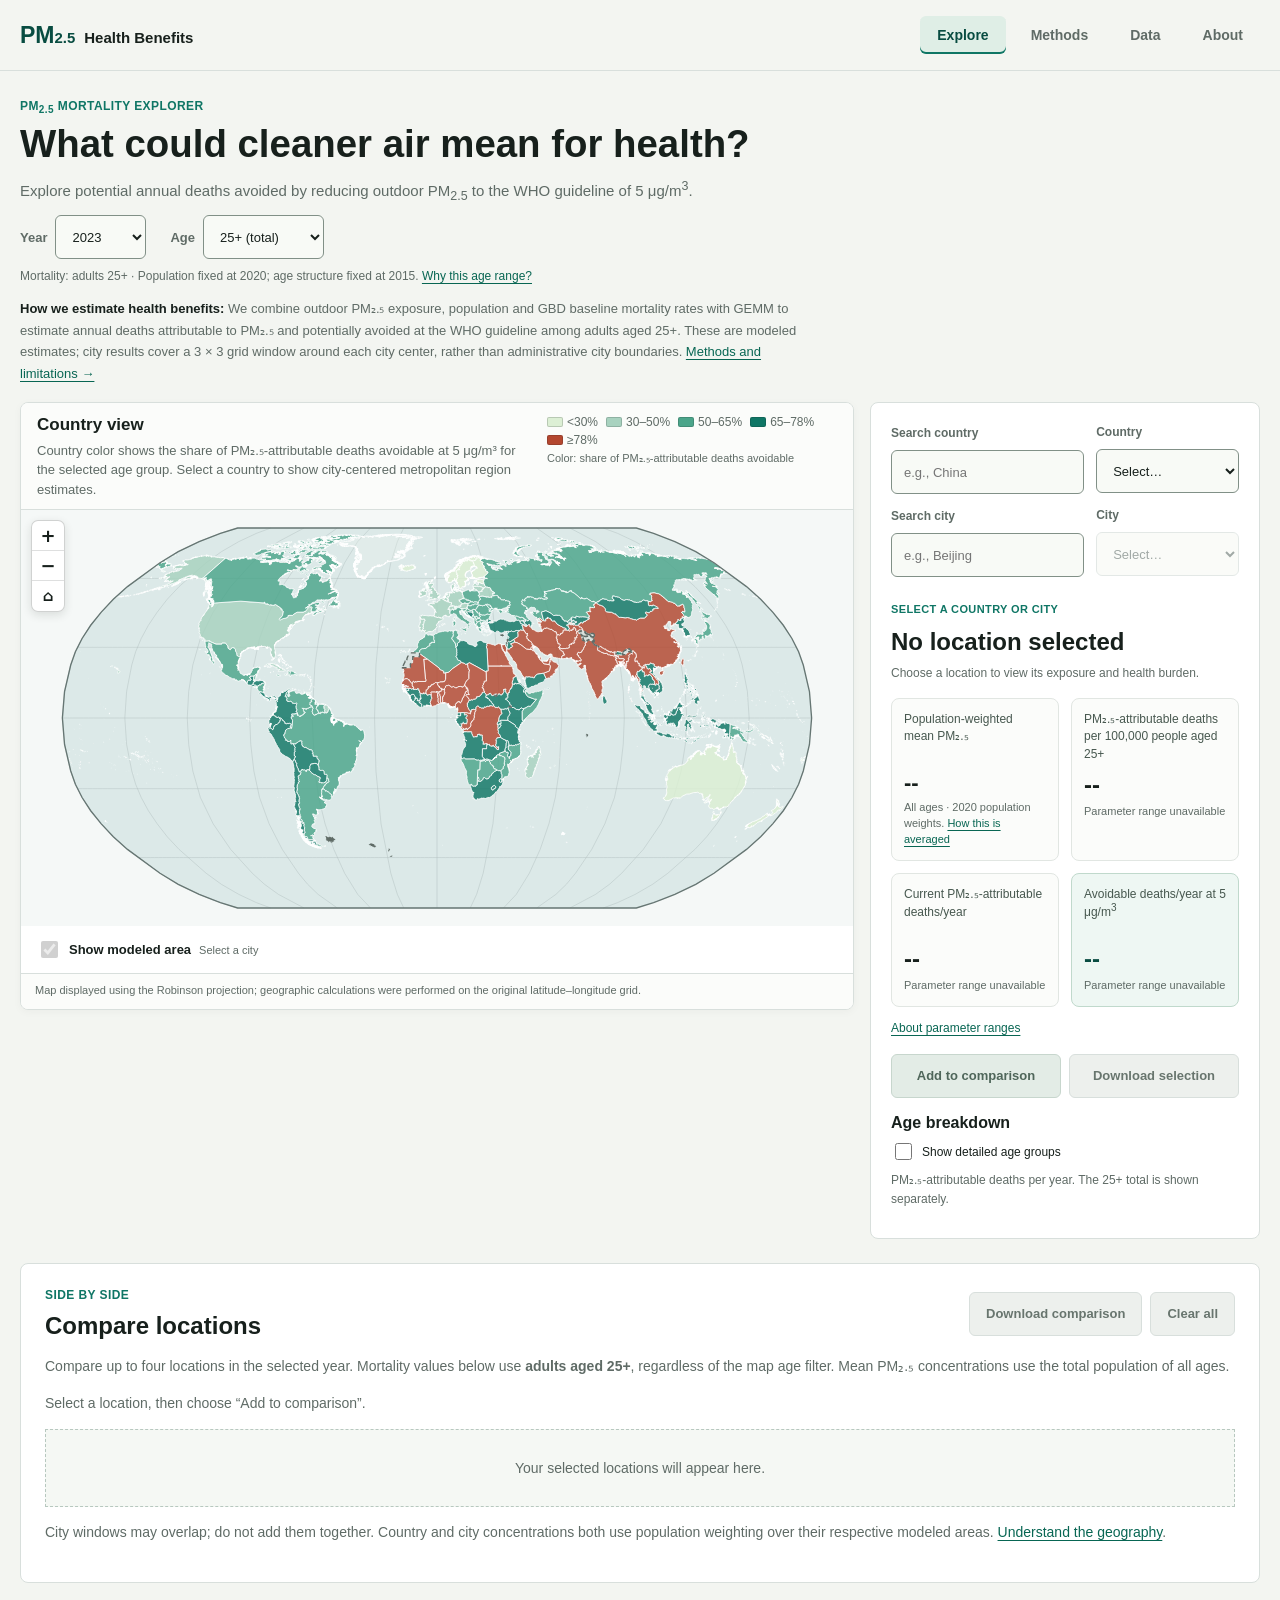
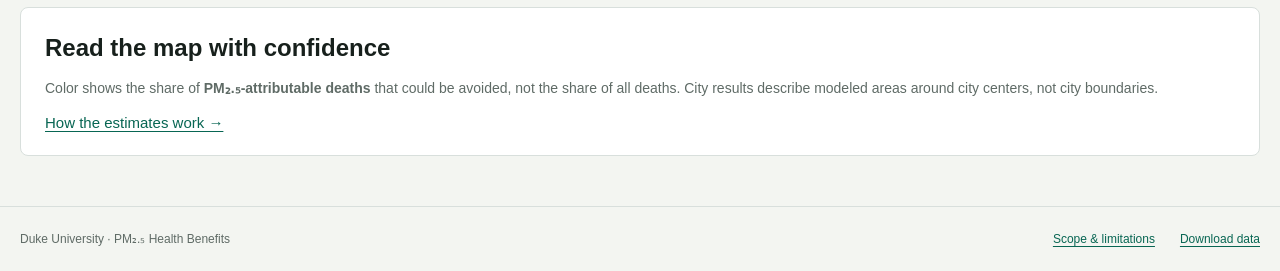
<file: index.html>
<!doctype html>
<html lang="en">
  <head>
    <meta charset="utf-8" />
    <meta name="viewport" content="width=device-width, initial-scale=1" />
    <title>PM₂.₅ Mortality and Avoidable Burden at the WHO Guideline</title>
    <meta name="description" content="Explore 2020–2023 estimates of adult PM₂.₅-attributable mortality and potential annual deaths avoided at the WHO guideline, by country and city-centered area.">
<meta property="og:type" content="website">
<meta property="og:site_name" content="PM₂.₅ Health Benefits">
<meta property="og:title" content="PM₂.₅ Mortality and Avoidable Burden at the WHO Guideline">
<meta property="og:description" content="Explore 2020–2023 estimates of adult PM₂.₅-attributable mortality and potential annual deaths avoided at the WHO guideline, by country and city-centered area.">
<meta property="og:locale" content="en_US">
<link rel="icon" type="image/svg+xml" href="./assets/favicon.svg">
    <link rel="stylesheet" href="./styles.css" /><link rel="stylesheet" href="./site.css" /><script src="./site.js" defer></script>
  <link rel="canonical" href="https://yifeiiii0129.github.io/PM2.5/">
<meta property="og:url" content="https://yifeiiii0129.github.io/PM2.5/">
<meta property="og:image" content="https://yifeiiii0129.github.io/PM2.5/assets/share-preview.png">
<meta property="og:image:type" content="image/png">
<meta property="og:image:width" content="1200">
<meta property="og:image:height" content="630">
<meta property="og:image:alt" content="PM₂.₅ Health Benefits: a world map of potential health benefits at the WHO guideline. Estimates for adults aged 25+, 2023.">
<meta name="twitter:card" content="summary_large_image">
</head>
  <body><a class="skip-link" href="#main">Skip to content</a><header class="site-header"><a class="brand" href="./index.html">PM<sub>2.5</sub><span>Health Benefits</span></a><button class="nav-toggle" type="button" aria-controls="siteNav" aria-expanded="false">Menu</button><nav id="siteNav" aria-label="Main navigation"><a href="./index.html" aria-current="page">Explore</a><a href="./methods.html" >Methods</a><a href="./data.html" >Data</a><a href="./about.html" >About</a></nav></header>
    <main class="app" id="main">
      <header class="topbar">
        <div>
          <p class="eyebrow">PM<sub>2.5</sub> mortality explorer</p>
          <h1>What could cleaner air mean for health?</h1>
          <p class="title-subtitle">Explore potential annual deaths avoided by reducing outdoor PM<sub>2.5</sub> to the WHO guideline of 5 μg/m<sup>3</sup>.</p>
        </div>
        <div class="top-actions" role="group" aria-label="Year and age filters">
          <label class="select-control">
            <span>Year</span>
            <select id="yearSelect"></select>
          </label>
          <label class="select-control" id="ageControl">
            <span>Age</span>
            <select id="ageSelect" aria-describedby="ageContext"></select>
            <small id="ageContext" class="control-note"></small>
          </label>
        </div>
      </header>

      <section id="mobileLocationSearch" class="mobile-location-search" aria-label="Find a location" hidden><h2>Find a location</h2></section>
      <p class="scope-note">Mortality: adults 25+ · Population fixed at 2020; age structure fixed at 2015. <a href="./methods.html#ages">Why this age range?</a></p>
      <p class="methods-summary"><strong>How we estimate health benefits:</strong> We combine outdoor PM₂.₅ exposure, population and GBD baseline mortality rates with GEMM to estimate annual deaths attributable to PM₂.₅ and potentially avoided at the WHO guideline among adults aged 25+. These are modeled estimates; city results cover a 3 × 3 grid window around each city center, rather than administrative city boundaries. <a href="./methods.html">Methods and limitations →</a></p>
      <section class="workspace">
        <div class="map-shell">
          <div class="map-toolbar">
            <div>
              <strong id="modeTitle">Country view</strong>
              <span id="modeSubtitle">Country color shows the selected age group's avoidable share at the WHO 5 μg/m³ guideline. Select a country to show city-centered metropolitan region estimates.</span>
            </div>
            <div class="legend" aria-label="Map legend">
              <div class="legend-row legend-color-row">
                <span class="legend-key"><span class="legend-swatch swatch-1"></span><span>&lt;30%</span></span>
                <span class="legend-key"><span class="legend-swatch swatch-2"></span><span>30–50%</span></span>
                <span class="legend-key"><span class="legend-swatch swatch-3"></span><span>50–65%</span></span>
                <span class="legend-key"><span class="legend-swatch swatch-4"></span><span>65–78%</span></span>
                <span class="legend-key"><span class="legend-swatch swatch-5"></span><span>≥78%</span></span>
              </div>
              <span class="legend-caption">Color: share of PM₂.₅-attributable deaths avoidable</span>
              <div class="legend-row legend-size-row" id="sizeLegend"></div>
              <span id="sizeLegendCaption" class="legend-caption">Circle size: avoidable deaths/year (scaled symbols)</span>
              <span id="sizeScaleNote" class="legend-caption" hidden>Circle radii use square-root scaling, with a minimum size to keep small estimates visible. <a href="./methods.html#map-symbols">About circle sizes</a></span>
            </div>
          </div>
          <div id="map" aria-label="World PM₂.₅ mortality map" aria-busy="true">
            <div class="map-zoom-controls" aria-label="Map zoom controls">
              <button id="mapZoomIn" type="button" aria-label="Zoom in">+</button>
              <button id="mapZoomOut" type="button" aria-label="Zoom out">−</button>
              <button id="mapReset" type="button" aria-label="Reset world view">⌂</button>
            </div>
            <div id="mapStatus" class="map-status" role="status" aria-live="polite">
              <span class="map-status-spinner" aria-hidden="true"></span>
              <strong id="mapStatusTitle">Loading map and health data…</strong>
              <span id="mapStatusMessage">Large boundary and mortality files may take a moment to load.</span>
              <button id="mapRetry" type="button" hidden>Retry</button>
            </div>
            <div id="mapTooltip" class="map-tooltip" role="tooltip" hidden></div>
          </div>
          <p id="mapLayerNotice" class="resource-notice" role="status" hidden>Some supplementary map boundaries could not be loaded. <button id="mapLayerRetry" class="button" type="button">Retry</button></p><label class="window-toggle"><input type="checkbox" id="showModeledArea" checked disabled> Show modeled area <span id="windowToggleNote">Select a city</span></label><p class="map-projection-note">
            Map displayed using the Robinson projection; geographic calculations were performed on the original latitude–longitude grid.
          </p>
        </div>

        <aside class="panel" aria-live="polite">
          <div class="picker-panel">
            <div class="picker-search-field">
              <label for="countrySearch"><span>Search country</span></label>
              <div class="search-input-wrap">
                <input id="countrySearch" aria-describedby="countrySearchNotice" list="countrySearchOptions" placeholder="e.g., China" />
                <button id="clearCountry" class="search-clear" type="button" aria-label="Clear selected country" title="Clear selected country" hidden>×</button>
              </div>
              <datalist id="countrySearchOptions"></datalist><p id="countrySearchNotice" class="search-notice" role="status" hidden></p>
            </div>
            <label>
              <span>Country</span>
              <select id="countryPicker"></select>
            </label>
            <div class="picker-search-field">
              <label for="citySearch"><span>Search city</span></label>
              <div class="search-input-wrap">
                <input id="citySearch" aria-describedby="citySearchNotice" list="citySearchOptions" placeholder="e.g., Beijing" />
                <button id="clearCity" class="search-clear" type="button" aria-label="Clear selected city" title="Clear selected city" hidden>×</button>
              </div>
              <datalist id="citySearchOptions"></datalist><p id="citySearchNotice" class="search-notice" role="status" hidden></p>
            </div>
            <label>
              <span>City</span>
              <select id="cityPicker" aria-describedby="cityAvailability" disabled></select><small id="cityAvailability" class="control-note" hidden></small>
            </label>
          </div>

          <p class="panel-label" id="selectionType">Select a country or city</p>
          <h2 id="selectionName">No location selected</h2>
          <p class="selection-context" id="selectionContext"></p>

          <div class="avoidable-insight is-hidden" id="avoidableInsight">
            <div class="avoidable-insight-copy">
              <strong id="avoidableInsightValue">--</strong>
              <span>of PM₂.₅-attributable deaths could be avoided at the WHO guideline of 5 μg/m<sup>3</sup></span>
            </div>
            <div class="avoidable-progress" aria-hidden="true">
              <span id="avoidableProgressBar"></span>
            </div>
          </div>

          <div class="metric-grid">
            <div class="metric">
              <span id="pm25Label">Population-weighted mean PM<sub>2.5</sub></span>
              <strong id="pm25" aria-describedby="pm25Context">--</strong>
              <small id="pm25Context" class="uncertainty">All ages · 2020 population weights. <a href="./methods.html#concentrations">How this is averaged</a></small>
            </div>
            <div class="metric">
              <span id="rateLabel">PM₂.₅-attributable deaths per 100,000 adults 25+</span>
              <strong id="currentRate">--</strong>
              <small id="currentRateInterval" class="uncertainty">--</small>
            </div>
            <div class="metric metric-secondary">
              <span>Current PM₂.₅-attributable deaths/year</span>
              <strong id="currentDeaths">--</strong>
              <small id="currentDeathsInterval" class="uncertainty">--</small>
            </div>
            <div class="metric metric-primary">
              <span>Avoidable deaths/year at 5 μg/m<sup>3</sup></span>
              <strong id="avoidableDeaths">--</strong>
              <small id="avoidableDeathsInterval" class="uncertainty">--</small>
            </div>
          </div>

          <p id="intervalContext" class="small-note"><a href="./methods.html#uncertainty">About parameter ranges</a></p><div class="button-row selection-actions"><button id="addComparison" class="button primary" disabled>Add to comparison</button><button id="downloadSelection" class="button" disabled>Download selection</button></div><p id="selectionNotice" class="small-note" role="status"></p><div class="age-table-wrap" id="ageTableWrap">
            <h3>Age breakdown</h3><label class="detail-toggle"><input id="detailedAges" type="checkbox"> Show detailed age groups</label><p class="small-note">PM₂.₅-attributable deaths per year. The 25+ total is shown separately.</p>
            <div id="ageBreakdown" class="age-table"></div>
          </div>
        </aside>
      </section>

      <section class="comparison-section" id="comparison"><div class="section-heading"><div><p class="eyebrow">Side by side</p><h2>Compare locations</h2></div><div class="button-row"><button id="downloadComparison" class="button" disabled>Download comparison</button><button id="clearComparison" class="button" disabled>Clear all</button></div></div><p>Compare up to four locations in the selected year. Mortality values below use <strong>adults aged 25+</strong>, regardless of the map age filter. Mean PM₂.₅ concentrations use the total population of all ages.</p><p id="comparisonStatus" role="status" aria-live="polite">Select a location, then choose “Add to comparison”.</p><div id="comparisonTable" class="table-scroll"></div><p class="small-note">City windows may overlap; do not add them together. Country and city concentrations both use population weighting over their respective modeled areas. <a href="./methods.html#city-windows">Understand the geography</a>.</p></section><section class="explore-note"><h2>Read the map with confidence</h2><p>Color shows the share of <strong>PM₂.₅-attributable deaths</strong> that could be avoided, not the share of all deaths. City results describe modeled areas around city centers, not city boundaries.</p><a href="./methods.html">How the estimates work →</a></section>
    </main><footer class="site-footer"><span>Duke University · PM₂.₅ Health Benefits</span><a href="./methods.html#limitations">Scope &amp; limitations</a><a href="./data.html">Download data</a></footer>

    <script>
      (() => {
        const map = document.querySelector("#map");
        const status = document.querySelector("#mapStatus");
        const title = document.querySelector("#mapStatusTitle");
        const message = document.querySelector("#mapStatusMessage");
        const retry = document.querySelector("#mapRetry");

        window.PM25_UI = {
          showReady() {
            map.setAttribute("aria-busy", "false");
            status.hidden = true;
          },
          showError(detail) {
            map.setAttribute("aria-busy", "false");
            status.hidden = false;
            status.classList.add("is-error");
            status.setAttribute("role", "alert");
            title.textContent = "Unable to load the map data";
            message.textContent = detail || "Check your connection and try again.";
            retry.hidden = false;
          },
        };

        retry.addEventListener("click", () => window.location.reload());
        document.querySelector("#mapLayerRetry").addEventListener("click", () => window.location.reload());
        window.addEventListener(
          "error",
          (event) => {
            if (event.target instanceof HTMLScriptElement && event.target.dataset.required === "true") {
              window.PM25_UI.showError("A required data or map library file could not be loaded. Check your connection and retry.");
            }
          },
          true
        );

        const mobileQuery = window.matchMedia("(max-width: 700px)");
        const syncMobileDetails = (event) => {
          document.querySelectorAll(".mobile-details").forEach((details) => {
            details.open = !event.matches;
          });
        };
        syncMobileDetails(mobileQuery);
        if (mobileQuery.addEventListener) mobileQuery.addEventListener("change", syncMobileDetails);
        else mobileQuery.addListener(syncMobileDetails);
      })();
    </script>
    <script src="./vendor/d3.v7.min.js" data-required="true"></script>
    <script src="./vendor/d3-geo-projection.v4.min.js" data-required="true"></script>
    <script src="./assets/data.js" data-required="true"></script>
    <script src="./geo/wb_admin0_simplified.js"></script>
    <script src="./geo/wb_ndlsa_simplified.js"></script>
    <script src="./features.js" data-required="true"></script><script src="./app.js" data-required="true"></script>
  </body>
</html>
</file>
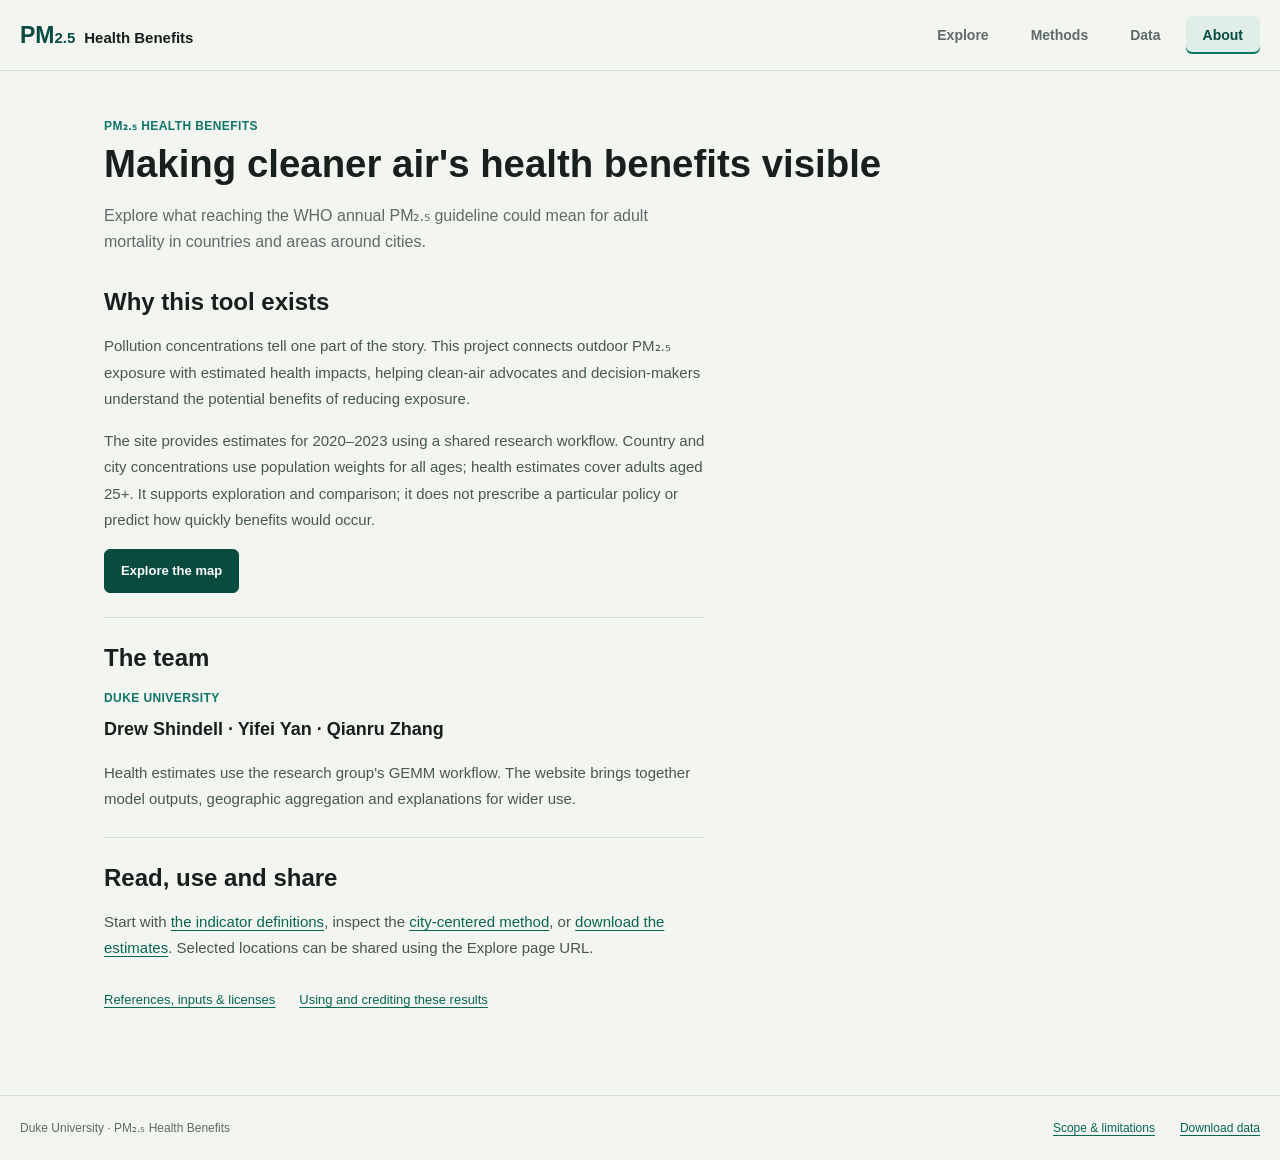
<file: about.html>
<!doctype html><html lang="en"><head><meta charset="utf-8"><meta name="viewport" content="width=device-width, initial-scale=1"><title>About · PM₂.₅ Health Benefits</title><meta name="description" content="Learn about the PM₂.₅ Health Benefits project, its Duke University team, research context, methods and data sources.">
<meta property="og:type" content="website">
<meta property="og:site_name" content="PM₂.₅ Health Benefits">
<meta property="og:title" content="About · PM₂.₅ Health Benefits">
<meta property="og:description" content="Learn about the PM₂.₅ Health Benefits project, its Duke University team, research context, methods and data sources.">
<meta property="og:locale" content="en_US">
<link rel="icon" type="image/svg+xml" href="./assets/favicon.svg"><link rel="stylesheet" href="./styles.css"><link rel="stylesheet" href="./site.css"><link rel="stylesheet" href="./data-about.css"><script src="./site.js" defer></script><link rel="canonical" href="https://yifeiiii0129.github.io/PM2.5/about.html">
<meta property="og:url" content="https://yifeiiii0129.github.io/PM2.5/about.html">
<meta property="og:image" content="https://yifeiiii0129.github.io/PM2.5/assets/share-preview.png">
<meta property="og:image:type" content="image/png">
<meta property="og:image:width" content="1200">
<meta property="og:image:height" content="630">
<meta property="og:image:alt" content="PM₂.₅ Health Benefits: a world map of potential health benefits at the WHO guideline. Estimates for adults aged 25+, 2023.">
<meta name="twitter:card" content="summary_large_image">
</head><body><a class="skip-link" href="#main">Skip to content</a><header class="site-header"><a class="brand" href="./index.html">PM<sub>2.5</sub><span>Health Benefits</span></a><button class="nav-toggle" type="button" aria-controls="siteNav" aria-expanded="false">Menu</button><nav id="siteNav" aria-label="Main navigation"><a href="./index.html" >Explore</a><a href="./methods.html" >Methods</a><a href="./data.html" >Data</a><a href="./about.html" aria-current="page">About</a></nav></header><main id="main" class="content-page about-page"><p class="eyebrow">PM₂.₅ Health Benefits</p><h1>Making cleaner air's health benefits visible</h1><p class="page-lead">Explore what reaching the WHO annual PM₂.₅ guideline could mean for adult mortality in countries and areas around cities.</p><section class="about-section"><h2>Why this tool exists</h2><p>Pollution concentrations tell one part of the story. This project connects outdoor PM₂.₅ exposure with estimated health impacts, helping clean-air advocates and decision-makers understand the potential benefits of reducing exposure.</p><p>The site provides estimates for 2020–2023 using a shared research workflow. Country and city concentrations use population weights for all ages; health estimates cover adults aged 25+. It supports exploration and comparison; it does not prescribe a particular policy or predict how quickly benefits would occur.</p><a class="button primary" href="./index.html">Explore the map</a></section><section class="about-section team-section"><h2>The team</h2><p class="eyebrow">Duke University</p><p class="team-names">Drew Shindell · Yifei Yan · Qianru Zhang</p><p>Health estimates use the research group's GEMM workflow. The website brings together model outputs, geographic aggregation and explanations for wider use.</p></section><section class="about-section"><h2>Read, use and share</h2><p>Start with <a href="./methods.html#indicators">the indicator definitions</a>, inspect the <a href="./methods.html#city-windows">city-centered method</a>, or <a href="./data.html">download the estimates</a>. Selected locations can be shared using the Explore page URL.</p><nav class="about-resources" aria-label="Sources and reuse"><a href="./methods.html#references">References, inputs &amp; licenses</a><a href="./data.html#crediting">Using and crediting these results</a></nav></section></main><footer class="site-footer"><span>Duke University · PM₂.₅ Health Benefits</span><a href="./methods.html#limitations">Scope &amp; limitations</a><a href="./data.html">Download data</a></footer></body></html>
</file>
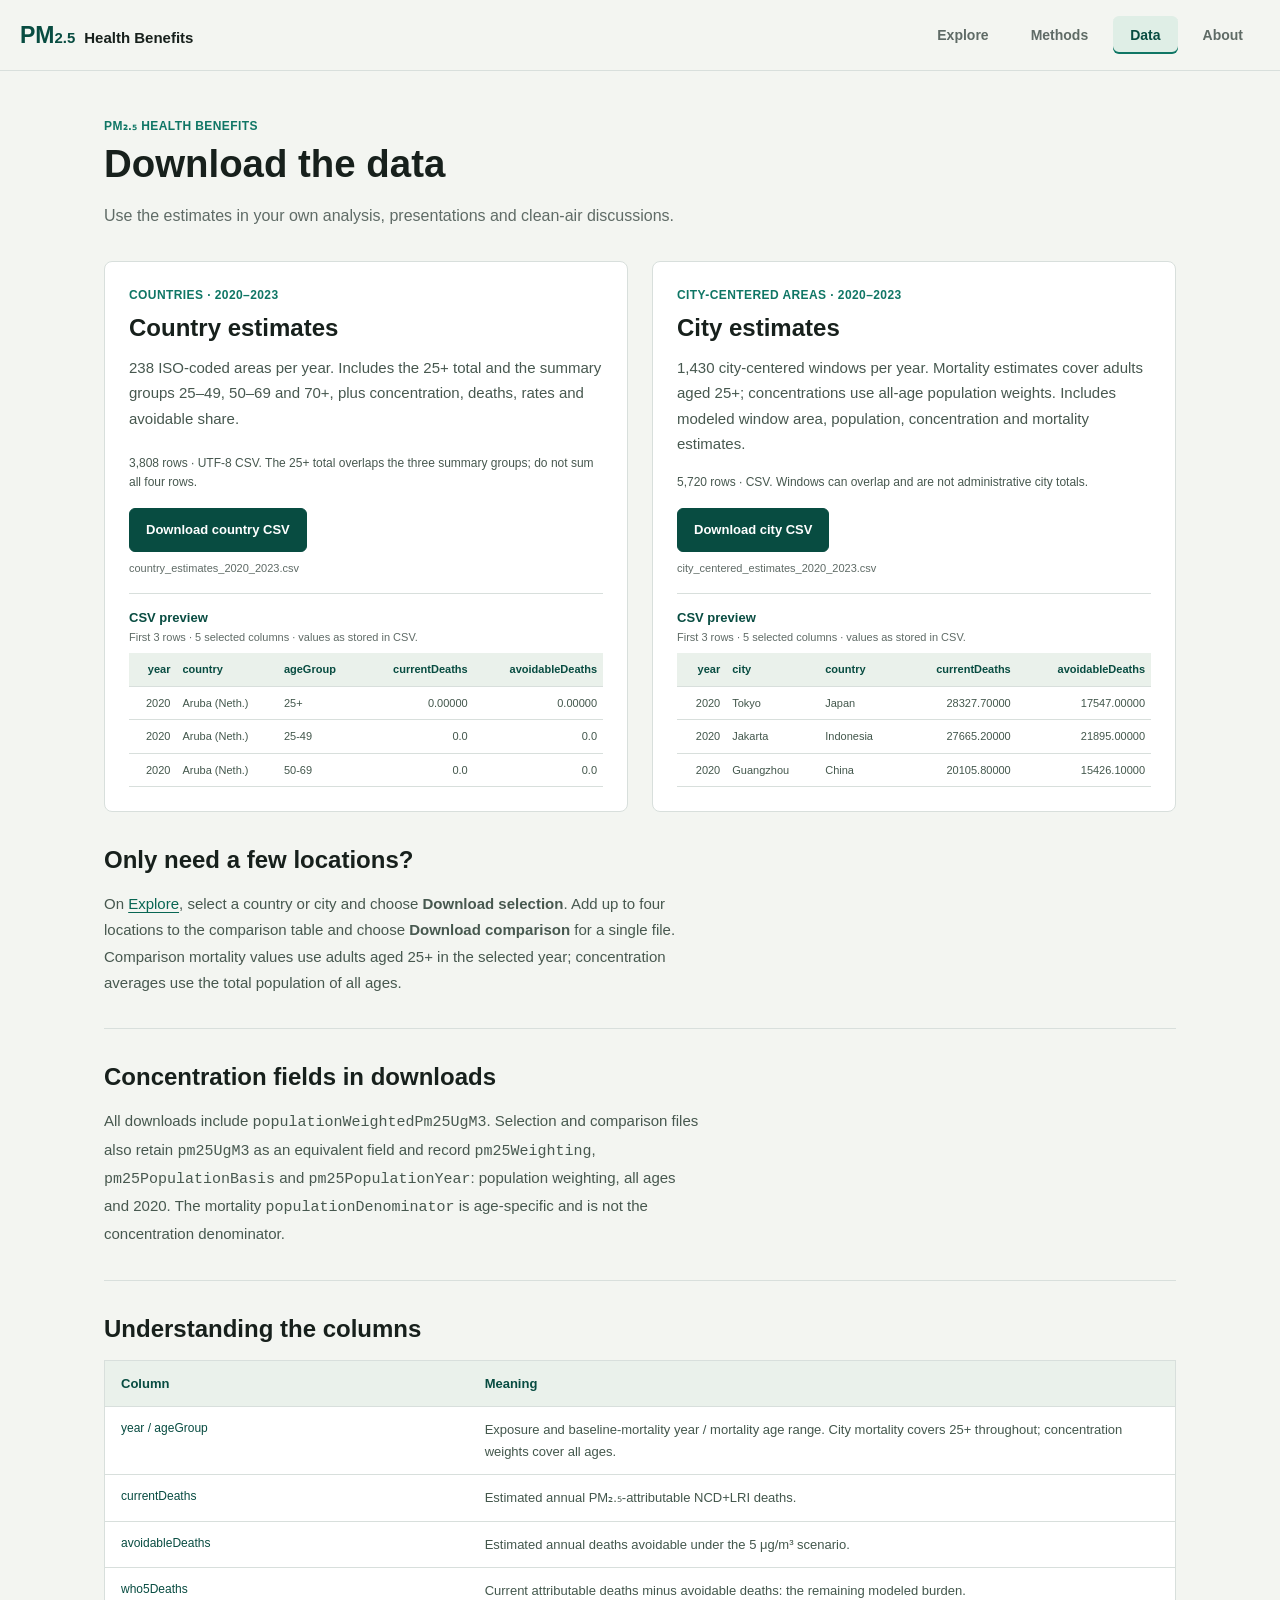
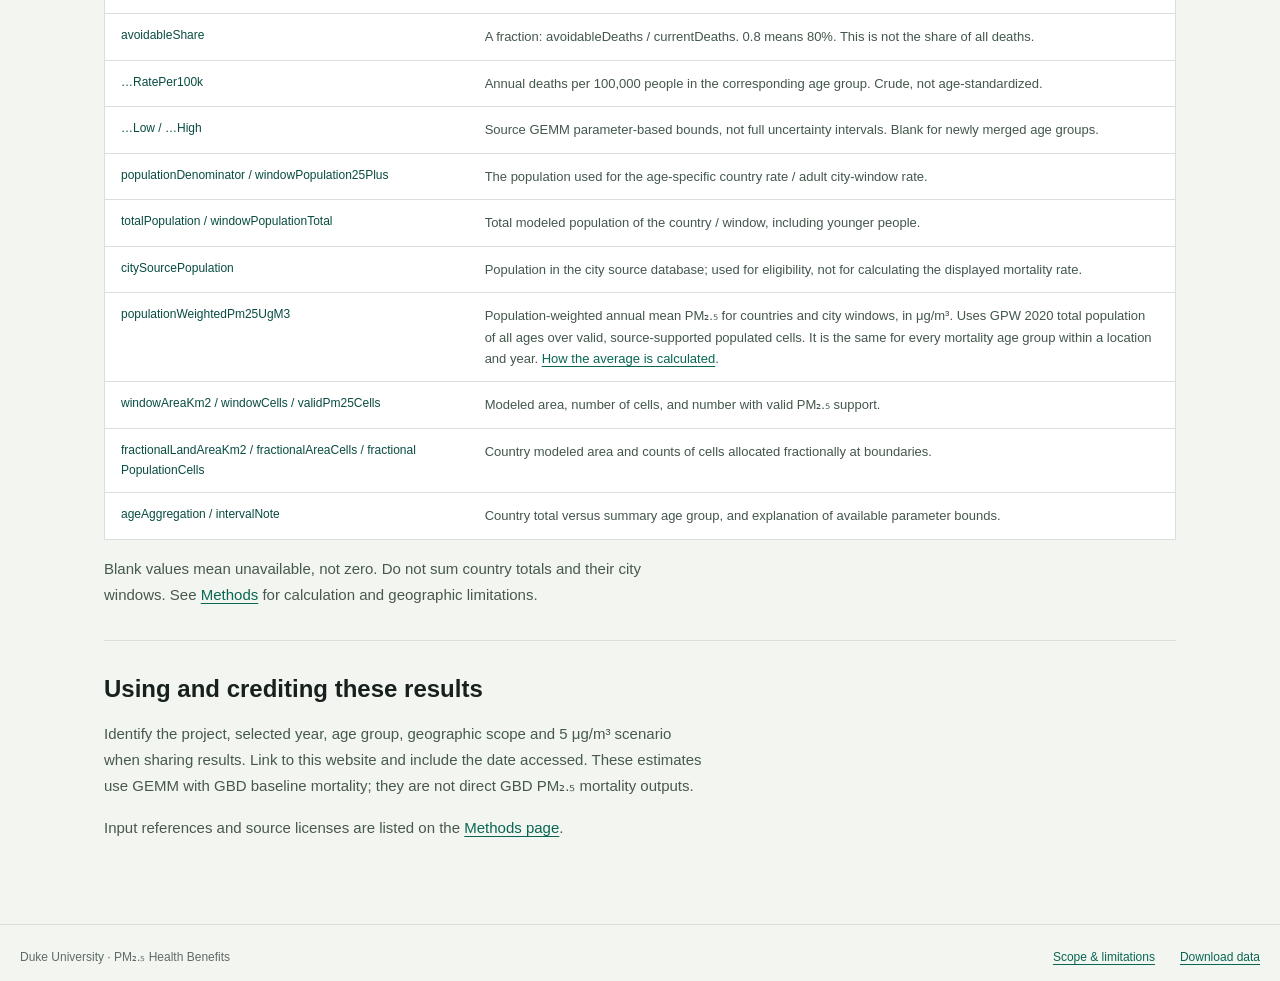
<file: data.html>
<!doctype html><html lang="en"><head><meta charset="utf-8"><meta name="viewport" content="width=device-width, initial-scale=1"><title>Data · PM₂.₅ Health Benefits</title><meta name="description" content="Download country and city-centered PM₂.₅ health estimates for 2020–2023, with variable definitions, geographic scope and guidance for crediting results.">
<meta property="og:type" content="website">
<meta property="og:site_name" content="PM₂.₅ Health Benefits">
<meta property="og:title" content="Data · PM₂.₅ Health Benefits">
<meta property="og:description" content="Download country and city-centered PM₂.₅ health estimates for 2020–2023, with variable definitions, geographic scope and guidance for crediting results.">
<meta property="og:locale" content="en_US">
<link rel="icon" type="image/svg+xml" href="./assets/favicon.svg"><link rel="stylesheet" href="./styles.css"><link rel="stylesheet" href="./site.css"><link rel="stylesheet" href="./data-about.css"><script src="./site.js" defer></script><link rel="canonical" href="https://yifeiiii0129.github.io/PM2.5/data.html">
<meta property="og:url" content="https://yifeiiii0129.github.io/PM2.5/data.html">
<meta property="og:image" content="https://yifeiiii0129.github.io/PM2.5/assets/share-preview.png">
<meta property="og:image:type" content="image/png">
<meta property="og:image:width" content="1200">
<meta property="og:image:height" content="630">
<meta property="og:image:alt" content="PM₂.₅ Health Benefits: a world map of potential health benefits at the WHO guideline. Estimates for adults aged 25+, 2023.">
<meta name="twitter:card" content="summary_large_image">
</head><body><a class="skip-link" href="#main">Skip to content</a><header class="site-header"><a class="brand" href="./index.html">PM<sub>2.5</sub><span>Health Benefits</span></a><button class="nav-toggle" type="button" aria-controls="siteNav" aria-expanded="false">Menu</button><nav id="siteNav" aria-label="Main navigation"><a href="./index.html" >Explore</a><a href="./methods.html" >Methods</a><a href="./data.html" aria-current="page">Data</a><a href="./about.html" >About</a></nav></header><main id="main" class="content-page data-page"><p class="eyebrow">PM₂.₅ Health Benefits</p><h1>Download the data</h1><p class="page-lead">Use the estimates in your own analysis, presentations and clean-air discussions.</p><div class="download-grid">
<article class="article-card dataset-card"><p class="eyebrow">Countries · 2020–2023</p><h2 id="country-dataset">Country estimates</h2><p class="dataset-description">238 ISO-coded areas per year. Includes the 25+ total and the summary groups 25–49, 50–69 and 70+, plus concentration, deaths, rates and avoidable share.</p><p class="small-note">3,808 rows · UTF-8 CSV. The 25+ total overlaps the three summary groups; do not sum all four rows.</p><a class="button primary" href="./downloads/country_estimates_2020_2023.csv" download>Download country CSV</a><p class="dataset-filename">country_estimates_2020_2023.csv</p><figure class="dataset-preview" data-source="country_estimates_2020_2023.csv"><figcaption id="country-preview-title">CSV preview</figcaption><p class="preview-note" id="country-preview-note">First 3 rows · 5 selected columns · values as stored in CSV.</p><div class="table-scroll" tabindex="0" role="region" aria-labelledby="country-preview-title" aria-describedby="country-preview-note"><table class="data-table preview-table"><thead><tr><th scope="col">year</th><th scope="col">country</th><th scope="col">ageGroup</th><th scope="col">currentDeaths</th><th scope="col">avoidableDeaths</th></tr></thead><tbody><tr><td class="numeric">2020</td><td class="">Aruba (Neth.)</td><td class="">25+</td><td class="numeric">0.00000</td><td class="numeric">0.00000</td></tr><tr><td class="numeric">2020</td><td class="">Aruba (Neth.)</td><td class="">25-49</td><td class="numeric">0.0</td><td class="numeric">0.0</td></tr><tr><td class="numeric">2020</td><td class="">Aruba (Neth.)</td><td class="">50-69</td><td class="numeric">0.0</td><td class="numeric">0.0</td></tr></tbody></table></div></figure></article>
<article class="article-card dataset-card"><p class="eyebrow">City-centered areas · 2020–2023</p><h2 id="city-dataset">City estimates</h2><p class="dataset-description">1,430 city-centered windows per year. Mortality estimates cover adults aged 25+; concentrations use all-age population weights. Includes modeled window area, population, concentration and mortality estimates.</p><p class="small-note">5,720 rows · CSV. Windows can overlap and are not administrative city totals.</p><a class="button primary" href="./downloads/city_centered_estimates_2020_2023.csv" download>Download city CSV</a><p class="dataset-filename">city_centered_estimates_2020_2023.csv</p><figure class="dataset-preview" data-source="city_centered_estimates_2020_2023.csv"><figcaption id="city-preview-title">CSV preview</figcaption><p class="preview-note" id="city-preview-note">First 3 rows · 5 selected columns · values as stored in CSV.</p><div class="table-scroll" tabindex="0" role="region" aria-labelledby="city-preview-title" aria-describedby="city-preview-note"><table class="data-table preview-table"><thead><tr><th scope="col">year</th><th scope="col">city</th><th scope="col">country</th><th scope="col">currentDeaths</th><th scope="col">avoidableDeaths</th></tr></thead><tbody><tr><td class="numeric">2020</td><td class="">Tokyo</td><td class="">Japan</td><td class="numeric">28327.70000</td><td class="numeric">17547.00000</td></tr><tr><td class="numeric">2020</td><td class="">Jakarta</td><td class="">Indonesia</td><td class="numeric">27665.20000</td><td class="numeric">21895.00000</td></tr><tr><td class="numeric">2020</td><td class="">Guangzhou</td><td class="">China</td><td class="numeric">20105.80000</td><td class="numeric">15426.10000</td></tr></tbody></table></div></figure></article></div>
<section class="data-section"><h2>Only need a few locations?</h2><p>On <a href="./index.html">Explore</a>, select a country or city and choose <strong>Download selection</strong>. Add up to four locations to the comparison table and choose <strong>Download comparison</strong> for a single file. Comparison mortality values use adults aged 25+ in the selected year; concentration averages use the total population of all ages.</p></section>
<section class="data-section"><h2>Concentration fields in downloads</h2><p>All downloads include <code>populationWeightedPm25UgM3</code>. Selection and comparison files also retain <code>pm25UgM3</code> as an equivalent field and record <code>pm25Weighting</code>, <code>pm25PopulationBasis</code> and <code>pm25PopulationYear</code>: population weighting, all ages and 2020. The mortality <code>populationDenominator</code> is age-specific and is not the concentration denominator.</p></section><section class="data-section" id="columns"><h2>Understanding the columns</h2><div class="table-scroll"><table class="data-table dictionary-table"><thead><tr><th scope="col">Column</th><th scope="col">Meaning</th></tr></thead><tbody>
<tr><th scope="row">year / age<wbr>Group</th><td>Exposure and baseline-mortality year / mortality age range. City mortality covers 25+ throughout; concentration weights cover all ages.</td></tr>
<tr><th scope="row">current<wbr>Deaths</th><td>Estimated annual PM₂.₅-attributable NCD+LRI deaths.</td></tr><tr><th scope="row">avoidable<wbr>Deaths</th><td>Estimated annual deaths avoidable under the 5 μg/m³ scenario.</td></tr><tr><th scope="row">who5<wbr>Deaths</th><td>Current attributable deaths minus avoidable deaths: the remaining modeled burden.</td></tr>
<tr><th scope="row">avoidable<wbr>Share</th><td>A fraction: avoidableDeaths / currentDeaths. 0.8 means 80%. This is not the share of all deaths.</td></tr>
<tr><th scope="row">…Rate<wbr>Per100k</th><td>Annual deaths per 100,000 people in the corresponding age group. Crude, not age-standardized.</td></tr>
<tr><th scope="row">…Low / …High</th><td>Source GEMM parameter-based bounds, not full uncertainty intervals. Blank for newly merged age groups.</td></tr>
<tr><th scope="row">population<wbr>Denominator / window<wbr>Population25<wbr>Plus</th><td>The population used for the age-specific country rate / adult city-window rate.</td></tr>
<tr><th scope="row">total<wbr>Population / window<wbr>Population<wbr>Total</th><td>Total modeled population of the country / window, including younger people.</td></tr>
<tr><th scope="row">city<wbr>Source<wbr>Population</th><td>Population in the city source database; used for eligibility, not for calculating the displayed mortality rate.</td></tr>
<tr><th scope="row">population<wbr>Weighted<wbr>Pm25<wbr>Ug<wbr>M3</th><td>Population-weighted annual mean PM₂.₅ for countries and city windows, in μg/m³. Uses GPW 2020 total population of all ages over valid, source-supported populated cells. It is the same for every mortality age group within a location and year. <a href="./methods.html#concentrations">How the average is calculated</a>.</td></tr>
<tr><th scope="row">window<wbr>Area<wbr>Km2 / window<wbr>Cells / valid<wbr>Pm25<wbr>Cells</th><td>Modeled area, number of cells, and number with valid PM₂.₅ support.</td></tr>
<tr><th scope="row">fractional<wbr>Land<wbr>Area<wbr>Km2 / fractional<wbr>Area<wbr>Cells / fractional<wbr>Population<wbr>Cells</th><td>Country modeled area and counts of cells allocated fractionally at boundaries.</td></tr>
<tr><th scope="row">age<wbr>Aggregation / interval<wbr>Note</th><td>Country total versus summary age group, and explanation of available parameter bounds.</td></tr></tbody></table></div><p>Blank values mean unavailable, not zero. Do not sum country totals and their city windows. See <a href="./methods.html">Methods</a> for calculation and geographic limitations.</p></section>
<section class="data-section" id="crediting"><h2>Using and crediting these results</h2><p>Identify the project, selected year, age group, geographic scope and 5 μg/m³ scenario when sharing results. Link to this website and include the date accessed. These estimates use GEMM with GBD baseline mortality; they are not direct GBD PM₂.₅ mortality outputs.</p><p>Input references and source licenses are listed on the <a href="./methods.html#references">Methods page</a>.</p></section></main><footer class="site-footer"><span>Duke University · PM₂.₅ Health Benefits</span><a href="./methods.html#limitations">Scope &amp; limitations</a><a href="./data.html">Download data</a></footer></body></html>
</file>
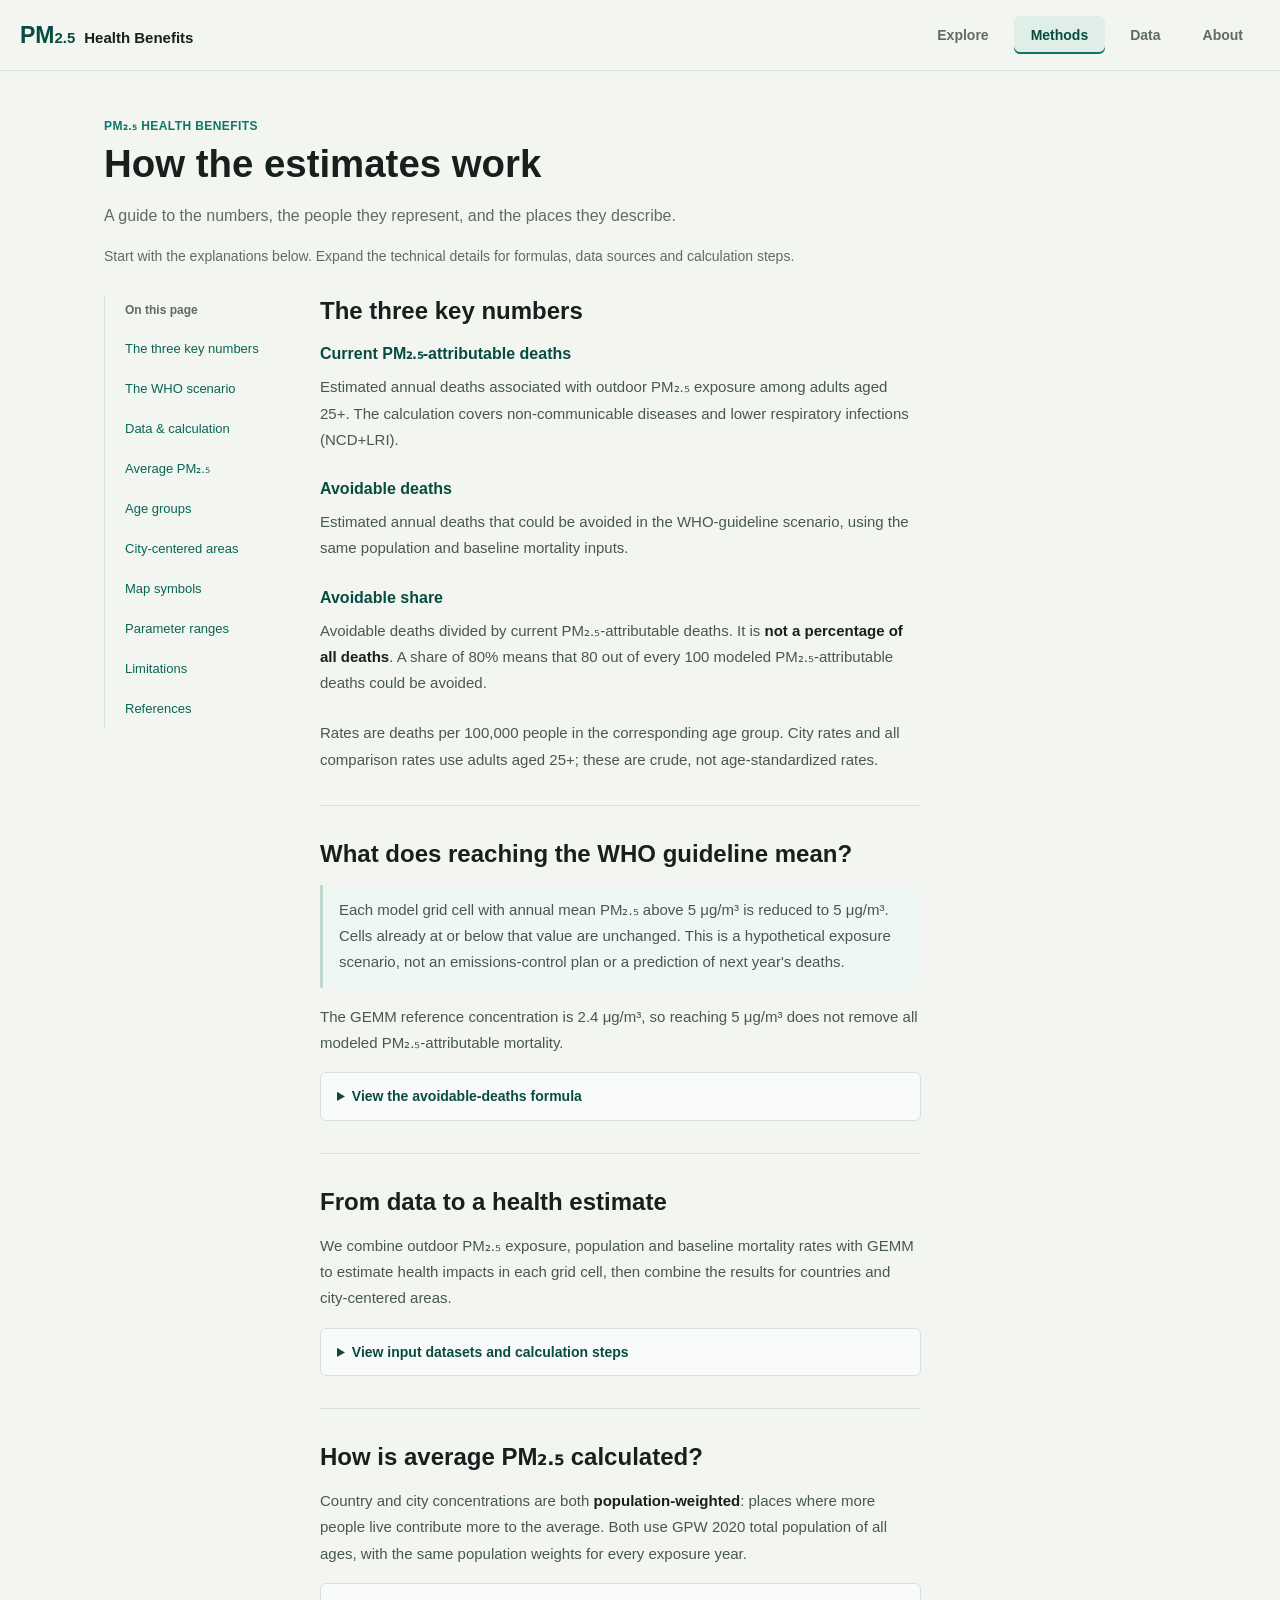
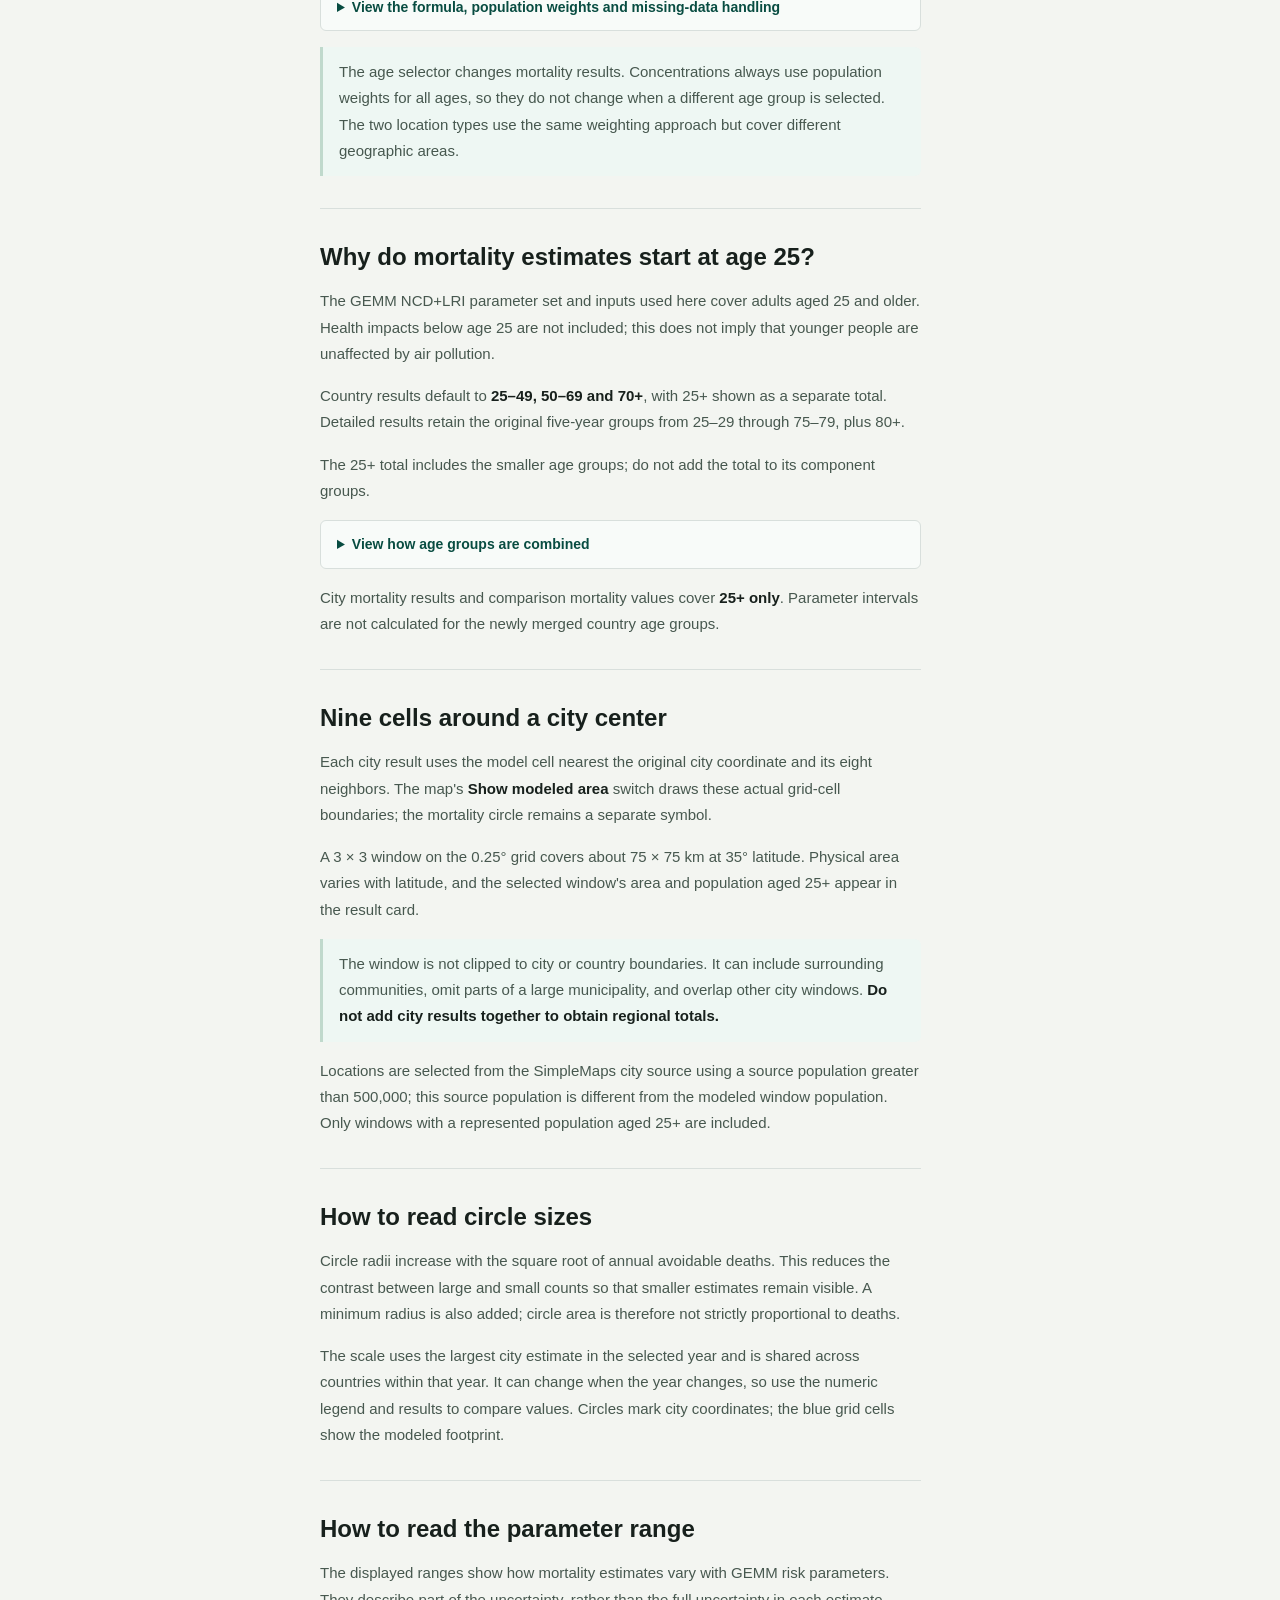
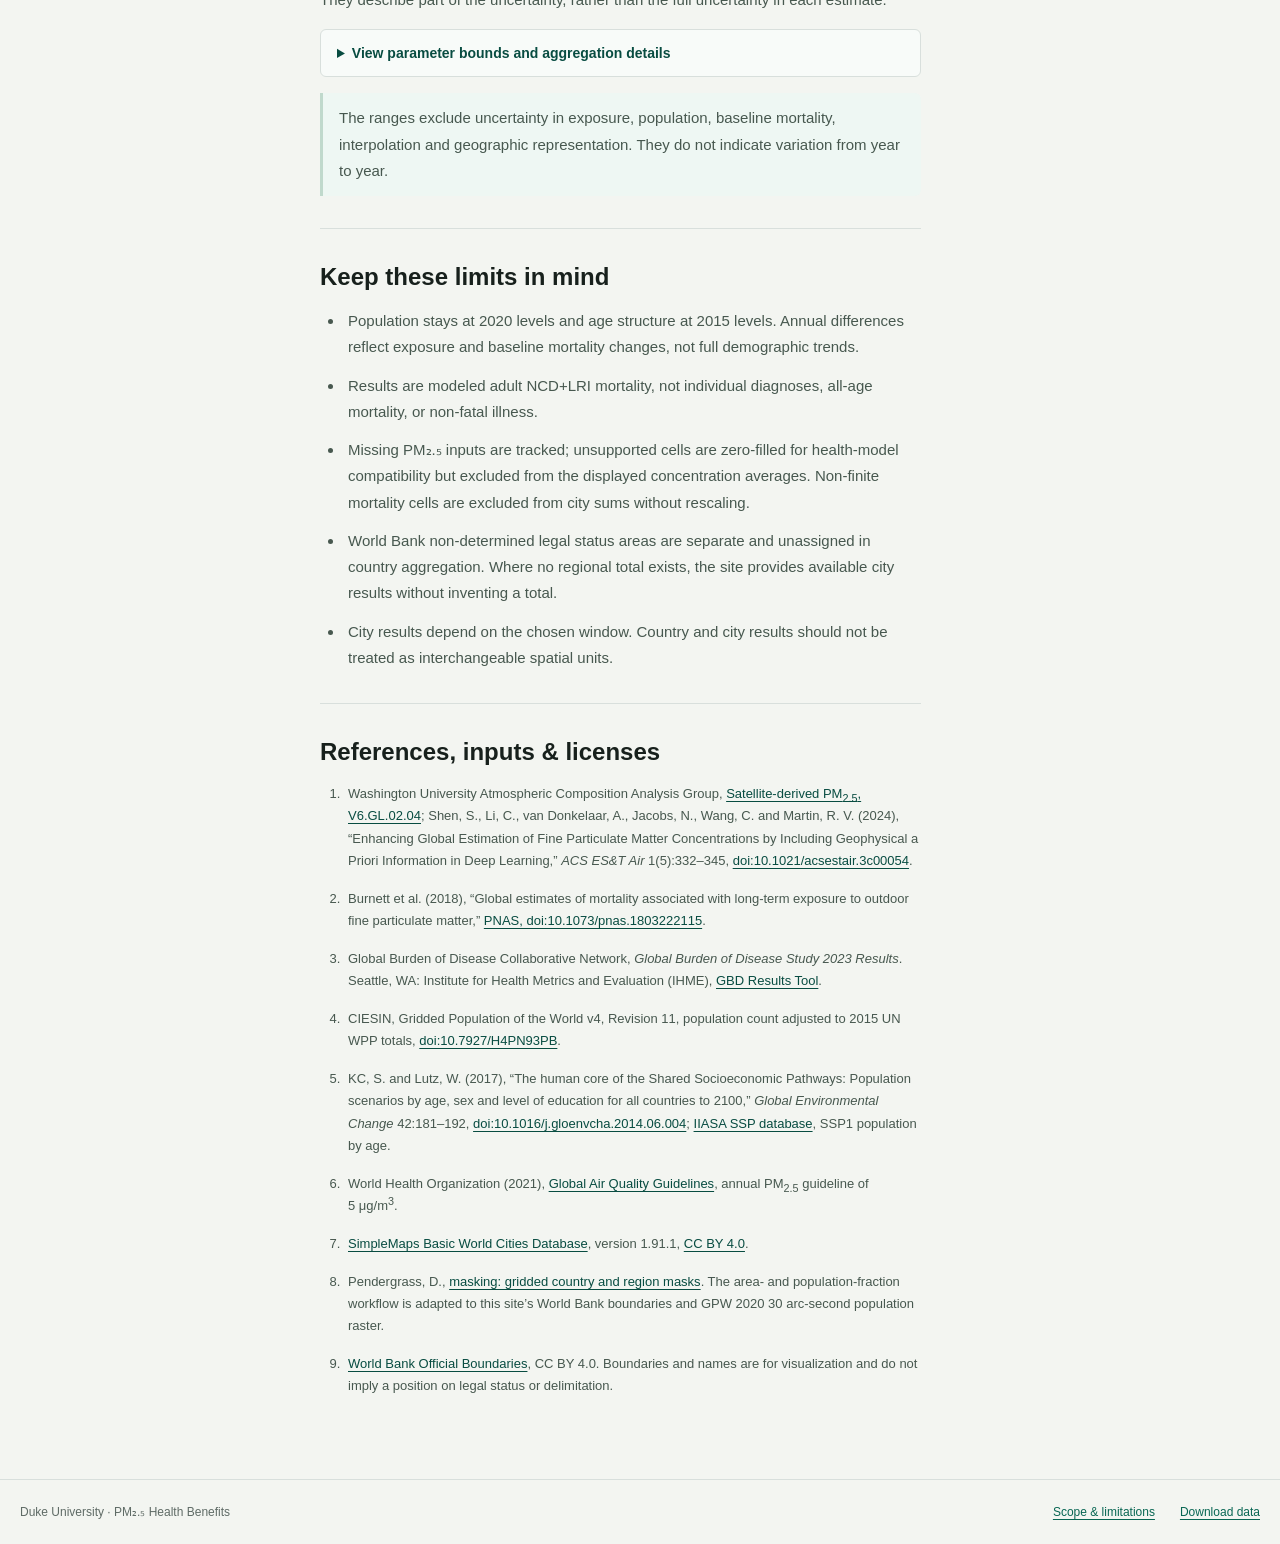
<file: methods.html>
<!DOCTYPE html>
<html lang="en"><head><meta charset="utf-8"/><meta content="width=device-width, initial-scale=1" name="viewport"/><title>Methods · PM₂.₅ Health Benefits</title><meta content="Read the PM₂.₅ Health Benefits methodology, including GEMM, input data, geographic aggregation, age groups, parameter ranges and limitations." name="description"/>
<meta content="website" property="og:type"/>
<meta content="PM₂.₅ Health Benefits" property="og:site_name"/>
<meta content="Methods · PM₂.₅ Health Benefits" property="og:title"/>
<meta content="Read the PM₂.₅ Health Benefits methodology, including GEMM, input data, geographic aggregation, age groups, parameter ranges and limitations." property="og:description"/>
<meta content="en_US" property="og:locale"/>
<link href="./assets/favicon.svg" rel="icon" type="image/svg+xml"/><link href="./styles.css" rel="stylesheet"/><link href="./site.css" rel="stylesheet"/><link href="./methods.css" rel="stylesheet"/><script defer="" src="./site.js"></script><link href="https://yifeiiii0129.github.io/PM2.5/methods.html" rel="canonical"/>
<meta content="https://yifeiiii0129.github.io/PM2.5/methods.html" property="og:url"/>
<meta content="https://yifeiiii0129.github.io/PM2.5/assets/share-preview.png" property="og:image"/>
<meta content="image/png" property="og:image:type"/>
<meta content="1200" property="og:image:width"/>
<meta content="630" property="og:image:height"/>
<meta content="PM₂.₅ Health Benefits: a world map of potential health benefits at the WHO guideline. Estimates for adults aged 25+, 2023." property="og:image:alt"/>
<meta content="summary_large_image" name="twitter:card"/>
</head><body><a class="skip-link" href="#main">Skip to content</a><header class="site-header"><a class="brand" href="./index.html">PM<sub>2.5</sub><span>Health Benefits</span></a><button aria-controls="siteNav" aria-expanded="false" class="nav-toggle" type="button">Menu</button><nav aria-label="Main navigation" id="siteNav"><a href="./index.html">Explore</a><a aria-current="page" href="./methods.html">Methods</a><a href="./data.html">Data</a><a href="./about.html">About</a></nav></header><main class="content-page methods-page" id="main"><p class="eyebrow">PM₂.₅ Health Benefits</p><h1>How the estimates work</h1><p class="page-lead">A guide to the numbers, the people they represent, and the places they describe.</p><p class="method-reading-note">Start with the explanations below. Expand the technical details for formulas, data sources and calculation steps.</p>
<div class="method-layout"><nav aria-label="On this page" class="method-toc"><strong>On this page</strong><a href="#indicators">The three key numbers</a><a href="#scenario">The WHO scenario</a><a href="#inputs">Data &amp; calculation</a><a href="#concentrations">Average PM₂.₅</a><a href="#ages">Age groups</a><a href="#city-windows">City-centered areas</a><a href="#map-symbols">Map symbols</a><a href="#uncertainty">Parameter ranges</a><a href="#limitations">Limitations</a><a href="#references">References</a></nav><div class="method-body">
<section class="method-section" id="indicators"><h2>The three key numbers</h2><dl><dt>Current PM₂.₅-attributable deaths</dt><dd>Estimated annual deaths associated with outdoor PM₂.₅ exposure among adults aged 25+. The calculation covers non-communicable diseases and lower respiratory infections (NCD+LRI).</dd><dt>Avoidable deaths</dt><dd>Estimated annual deaths that could be avoided in the WHO-guideline scenario, using the same population and baseline mortality inputs.</dd><dt>Avoidable share</dt><dd>Avoidable deaths divided by current PM₂.₅-attributable deaths. It is <strong>not a percentage of all deaths</strong>. A share of 80% means that 80 out of every 100 modeled PM₂.₅-attributable deaths could be avoided.</dd></dl><p>Rates are deaths per 100,000 people in the corresponding age group. City rates and all comparison rates use adults aged 25+; these are crude, not age-standardized rates.</p></section>
<section class="method-section" id="scenario"><h2>What does reaching the WHO guideline mean?</h2><p class="method-note">Each model grid cell with annual mean PM₂.₅ above <span class="scientific-quantity">5 μg/m³</span> is reduced to <span class="scientific-quantity">5 μg/m³</span>. Cells already at or below that value are unchanged. This is a hypothetical exposure scenario, not an emissions-control plan or a prediction of next year's deaths.</p><p>The GEMM reference concentration is <span class="scientific-quantity">2.4 μg/m³</span>, so reaching <span class="scientific-quantity">5 μg/m³</span> does not remove all modeled PM₂.₅-attributable mortality.</p><details class="method-details"><summary>View the avoidable-deaths formula</summary><div class="method-details-body"><p class="method-equation">In the current implementation, the avoidable fraction is <span class="equation-expression">(RR<sub>current</sub> − RR<sub>scenario</sub>) / RR<sub>current</sub></span>. It is multiplied by age-specific population and baseline mortality.</p></div></details></section>
<section class="method-section" id="inputs"><h2>From data to a health estimate</h2><p>We combine outdoor PM₂.₅ exposure, population and baseline mortality rates with GEMM to estimate health impacts in each grid cell, then combine the results for countries and city-centered areas.</p><details class="method-details"><summary>View input datasets and calculation steps</summary><div class="method-details-body"><ol class="method-steps"><li><strong>Exposure:</strong> ACAG V6.GL.02.04 annual PM₂.₅ for 2020–2023 is interpolated onto a 0.25° grid. Negative missing-value flags are excluded before interpolation. <a href="#ref-exposure">Source</a></li><li class="method-assumption"><strong>Population:</strong> GPW 2020 population and SSP1 2015 age fractions estimate the number of people in each adult age group. These inputs are fixed across years. <a href="#references">Sources</a></li><li><strong>Baseline mortality:</strong> country-level, age-specific, both-sex GBD NCD+LRI mortality rates are used for each year. They are baseline rates, not downloaded PM₂.₅-attributable death counts. Cities use these national baseline rates. <a href="#references">Source</a></li><li><strong>Risk:</strong> GEMM links long-term outdoor PM₂.₅ exposure to adult mortality; this implementation includes the Chinese male cohort. <a href="#ref-gemm">Reference</a></li><li><strong>Aggregation:</strong> grid-level deaths are combined for countries or city-centered windows. National mortality uses GPW population-weighted World Bank boundary fractions.</li></ol></div></details></section>
<section class="method-section" id="concentrations"><h2>How is average PM₂.₅ calculated?</h2><p>Country and city concentrations are both <strong>population-weighted</strong>: places where more people live contribute more to the average. Both use GPW 2020 total population of all ages, with the same population weights for every exposure year.</p><details class="method-details"><summary>View the formula, population weights and missing-data handling</summary><div class="method-details-body"><p class="method-equation">Mean PM₂.₅ = sum of (grid-cell concentration × represented population) ÷ sum of represented population.</p><ul><li><strong>Countries:</strong> represented population is the population assigned to each country using World Bank boundary population fractions.</li><li><strong>Cities:</strong> represented population is the population within the city-centered 3 × 3 grid window.</li><li><strong>Missing data:</strong> only cells with valid, source-supported PM₂.₅ and positive population enter either sum. A mean is unavailable if no supported population remains.</li></ul><p>Health impacts are calculated from exposure in each grid cell and then aggregated. The displayed regional mean is a summary of exposure; it is not used as a substitute for grid-level exposure in the mortality calculation.</p></div></details><p class="method-note">The age selector changes mortality results. Concentrations always use population weights for all ages, so they do not change when a different age group is selected. The two location types use the same weighting approach but cover different geographic areas.</p></section>
<section class="method-section" id="ages"><h2>Why do mortality estimates start at age 25?</h2><p>The GEMM NCD+LRI parameter set and inputs used here cover adults aged 25 and older. Health impacts below age 25 are not included; this does not imply that younger people are unaffected by air pollution.</p><p>Country results default to <strong>25–49, 50–69 and 70+</strong>, with 25+ shown as a separate total. Detailed results retain the original five-year groups from 25–29 through 75–79, plus 80+.</p><p>The 25+ total includes the smaller age groups; do not add the total to its component groups.</p><details class="method-details"><summary>View how age groups are combined</summary><div class="method-details-body"><p>Merged counts are sums of the source age-group counts. Rates and avoidable shares are recalculated from those sums and their corresponding denominators. The 25+ total must not be added to its component age groups. Minor differences can arise from rounding of source values.</p></div></details><p>City mortality results and comparison mortality values cover <strong>25+ only</strong>. Parameter intervals are not calculated for the newly merged country age groups.</p></section>
<section class="method-section" id="city-windows"><h2>Nine cells around a city center</h2><p>Each city result uses the model cell nearest the original city coordinate and its eight neighbors. The map's <strong>Show modeled area</strong> switch draws these actual grid-cell boundaries; the mortality circle remains a separate symbol.</p><p>A 3 × 3 window on the 0.25° grid covers about 75 × 75 km at 35° latitude. Physical area varies with latitude, and the selected window's area and population aged 25+ appear in the result card.</p><p class="method-note">The window is not clipped to city or country boundaries. It can include surrounding communities, omit parts of a large municipality, and overlap other city windows. <strong>Do not add city results together to obtain regional totals.</strong></p><p>Locations are selected from the SimpleMaps city source using a source population greater than 500,000; this source population is different from the modeled window population. Only windows with a represented population aged 25+ are included.</p></section>
<section class="method-section" id="map-symbols"><h2>How to read circle sizes</h2><p>Circle radii increase with the square root of annual avoidable deaths. This reduces the contrast between large and small counts so that smaller estimates remain visible. A minimum radius is also added; circle area is therefore not strictly proportional to deaths.</p><p>The scale uses the largest city estimate in the selected year and is shared across countries within that year. It can change when the year changes, so use the numeric legend and results to compare values. Circles mark city coordinates; the blue grid cells show the modeled footprint.</p></section>
<section class="method-section" id="uncertainty"><h2>How to read the parameter range</h2><p>The displayed ranges show how mortality estimates vary with GEMM risk parameters. They describe part of the uncertainty, rather than the full uncertainty in each estimate.</p><details class="method-details"><summary>View parameter bounds and aggregation details</summary><div class="method-details-body"><p>The source outputs contain a central estimate and lower and upper GEMM parameter-based estimates. The current Allcause code evaluates the central θ parameter and its sampled 5th and 95th percentile values. These are presented as <strong>GEMM parameter ranges</strong>, not a complete uncertainty assessment.</p><p>Country and city aggregation carries forward the source lower and upper fields. These should not be interpreted as a separately sampled probability distribution of each regional total. The merged age groups show central estimates only; no new interval is inferred by adding age-group bounds.</p></div></details><p class="method-note">The ranges exclude uncertainty in exposure, population, baseline mortality, interpolation and geographic representation. They do not indicate variation from year to year.</p></section>
<section class="method-section" id="limitations"><h2>Keep these limits in mind</h2><ul><li>Population stays at 2020 levels and age structure at 2015 levels. Annual differences reflect exposure and baseline mortality changes, not full demographic trends.</li><li>Results are modeled adult NCD+LRI mortality, not individual diagnoses, all-age mortality, or non-fatal illness.</li><li>Missing PM₂.₅ inputs are tracked; unsupported cells are zero-filled for health-model compatibility but excluded from the displayed concentration averages. Non-finite mortality cells are excluded from city sums without rescaling.</li><li>World Bank non-determined legal status areas are separate and unassigned in country aggregation. Where no regional total exists, the site provides available city results without inventing a total.</li><li>City results depend on the chosen window. Country and city results should not be treated as interchangeable spatial units.</li></ul></section>
<section class="method-section references" id="references"><h2>References, inputs &amp; licenses</h2><ol>
<li id="ref-exposure">
              Washington University Atmospheric Composition Analysis Group,
              <a href="https://sites.wustl.edu/acag/surface-pm2-5/" rel="noopener" target="_blank">Satellite-derived PM<sub>2.5</sub>, V6.GL.02.04</a>;
              Shen, S., Li, C., van Donkelaar, A., Jacobs, N., Wang, C. and Martin, R. V. (2024), “Enhancing Global Estimation of Fine Particulate Matter Concentrations by Including Geophysical a Priori Information in Deep Learning,” <em>ACS ES&amp;T Air</em> 1(5):332–345,
              <a href="https://doi.org/10.1021/acsestair.3c00054" rel="noopener" target="_blank">doi:10.1021/acsestair.3c00054</a>.
            </li>
<li id="ref-gemm">
              Burnett et al. (2018), “Global estimates of mortality associated with long-term exposure to outdoor fine particulate matter,”
              <a href="https://doi.org/10.1073/pnas.1803222115" rel="noopener" target="_blank">PNAS, doi:10.1073/pnas.1803222115</a>.
            </li>
<li>
              Global Burden of Disease Collaborative Network, <em>Global Burden of Disease Study 2023 Results</em>. Seattle, WA: Institute for Health Metrics and Evaluation (IHME),
              <a href="https://vizhub.healthdata.org/gbd-results/" rel="noopener" target="_blank">GBD Results Tool</a>.
            </li>
<li>
              CIESIN, Gridded Population of the World v4, Revision 11, population count adjusted to 2015 UN WPP totals,
              <a href="https://doi.org/10.7927/H4PN93PB" rel="noopener" target="_blank">doi:10.7927/H4PN93PB</a>.
            </li>
<li>
              KC, S. and Lutz, W. (2017), “The human core of the Shared Socioeconomic Pathways: Population scenarios by age, sex and level of education for all countries to 2100,” <em>Global Environmental Change</em> 42:181–192,
              <a href="https://doi.org/10.1016/j.gloenvcha.2014.06.004" rel="noopener" target="_blank">doi:10.1016/j.gloenvcha.2014.06.004</a>;
              <a href="https://iiasa.ac.at/models-tools-data/ssp" rel="noopener" target="_blank">IIASA SSP database</a>, SSP1 population by age.
            </li>
<li>
              World Health Organization (2021),
              <a href="https://www.who.int/publications/i/item/9789240034228/" rel="noopener" target="_blank">Global Air Quality Guidelines</a>, annual PM<sub>2.5</sub> guideline of <span class="scientific-quantity">5 μg/m<sup>3</sup></span>.
            </li>
<li>
<a href="https://simplemaps.com/data/world-cities" rel="noopener" target="_blank">SimpleMaps Basic World Cities Database</a>, version 1.91.1,
              <a href="https://simplemaps.com/data/license" rel="noopener" target="_blank">CC BY 4.0</a>.
            </li>
<li>
              Pendergrass, D.,
              <a href="https://github.com/drewpendergrass/masking" rel="noopener" target="_blank">masking: gridded country and region masks</a>.
              The area- and population-fraction workflow is adapted to this site’s World Bank boundaries and GPW 2020 30 arc-second population raster.
            </li>
<li>
<a href="https://datacatalog.worldbank.org/search/dataset/0038272/world-bank-official-boundaries" rel="noopener" target="_blank">World Bank Official Boundaries</a>, CC BY 4.0. Boundaries and names are for visualization and do not imply a position on legal status or delimitation.
            </li>
</ol></section></div></div></main><footer class="site-footer"><span>Duke University · PM₂.₅ Health Benefits</span><a href="./methods.html#limitations">Scope &amp; limitations</a><a href="./data.html">Download data</a></footer></body></html>
</file>
<file: styles.css>
:root {
  color-scheme: light;
  --ink: #17201c;
  --muted: #5f6b66;
  --line: #d8dfdc;
  --panel: #ffffff;
  --accent: #0f7665;
  --accent-dark: #084c41;
  --warn: #b4472f;
  --bg: #f3f5f1;
  --shadow: 0 2px 8px rgba(23, 32, 28, 0.035);
  --space-1: 4px;
  --space-2: 8px;
  --space-3: 12px;
  --space-4: 16px;
  --space-6: 24px;
  --space-8: 32px;
  --radius-control: 6px;
  --radius-card: 8px;
  --text-helper: 12px;
  --text-label: 13px;
  --text-body: 15px;
  --text-section: 24px;
  --control-height: 44px;
}

* {
  box-sizing: border-box;
}

body {
  margin: 0;
  min-height: 100vh;
  font-family: Inter, "Segoe UI", Arial, sans-serif;
  color: var(--ink);
  background: var(--bg);
}

button,
select,
input {
  font: inherit;
}

.app {
  padding: 20px;
}

.topbar {
  display: flex;
  align-items: end;
  justify-content: space-between;
  gap: 18px;
  max-width: 1500px;
  margin: 0 auto 16px;
}

.eyebrow,
.section-label,
.panel-label {
  margin: 0 0 6px;
  color: var(--accent);
  font-size: 12px;
  font-weight: 800;
  letter-spacing: 0;
  text-transform: uppercase;
}

h1 {
  margin: 0;
  font-size: clamp(28px, 4vw, 46px);
  line-height: 1.05;
  letter-spacing: 0;
}

.title-subtitle {
  max-width: 900px;
  margin: 10px 0 0;
  color: var(--muted);
  font-size: 15px;
  line-height: 1.45;
}

.top-actions {
  display: flex;
  flex-wrap: wrap;
  justify-content: flex-end;
  gap: 10px;
}

.select-control,
.controls {
  display: flex;
  align-items: center;
  gap: 8px;
  border: 1px solid var(--line);
  border-radius: 8px;
  padding: 6px;
  background: rgba(255, 255, 255, 0.9);
  box-shadow: 0 8px 24px rgba(23, 32, 28, 0.08);
}

.select-control span {
  padding-left: 6px;
  color: var(--muted);
  font-size: 12px;
  font-weight: 800;
  text-transform: uppercase;
}

.select-control .control-note {
  max-width: 150px;
  color: var(--accent-dark);
  font-size: 11px;
  font-weight: 700;
  line-height: 1.2;
}

select:disabled {
  color: #7a8580;
  cursor: not-allowed;
  opacity: 0.7;
}

select {
  border: 0;
  border-radius: 6px;
  padding: 9px 28px 9px 10px;
  color: var(--ink);
  background: #eef5f1;
}

input {
  border: 1px solid var(--line);
  border-radius: 8px;
  padding: 10px 11px;
  color: var(--ink);
  background: #f8faf6;
}

.mode-button {
  min-width: 96px;
  border: 0;
  border-radius: 6px;
  padding: 10px 14px;
  color: var(--muted);
  background: transparent;
  cursor: pointer;
}

.mode-button.active {
  color: #fff;
  background: var(--accent-dark);
}

.workspace {
  display: grid;
  grid-template-columns: minmax(0, 1fr) 370px;
  gap: 16px;
  max-width: 1500px;
  margin: 0 auto;
}

.map-shell,
.panel,
.info-panel {
  border: 1px solid var(--line);
  border-radius: 8px;
  background: var(--panel);
  box-shadow: var(--shadow);
}

.map-shell {
  position: relative;
  align-self: start;
  overflow: hidden;
}

#map {
  position: relative;
  width: 100%;
  aspect-ratio: 2 / 1;
  overflow: hidden;
  background: #f5f8f7;
  touch-action: none;
}

#map svg {
  display: block;
  width: 100%;
  height: 100%;
}

.world-sphere {
  fill: #dce9e8;
}

.map-graticule {
  fill: none;
  stroke: #aebbbb;
  stroke-width: 0.7;
  stroke-opacity: 0.62;
  vector-effect: non-scaling-stroke;
  pointer-events: none;
}

.world-outline {
  fill: none;
  stroke: #667673;
  stroke-width: 1.35;
  vector-effect: non-scaling-stroke;
  pointer-events: none;
}

.country-shape,
.ndlsa-shape,
.city-marker {
  cursor: pointer;
}

.country-shape,
.ndlsa-shape {
  vector-effect: non-scaling-stroke;
}

.country-shape:focus,
.ndlsa-shape:focus,
.city-marker:focus {
  outline: none;
}

.country-shape:focus-visible {
  filter: none;
  stroke: #17201c !important;
  stroke-width: 3px !important;
}

.ndlsa-shape:focus-visible,
.city-marker:focus-visible {
  filter: drop-shadow(0 0 3px #17201c);
}

.map-projection-note {
  margin: 0;
  border-top: 1px solid var(--line);
  padding: 9px 14px 10px;
  color: var(--muted);
  background: #fbfcfa;
  font-size: 11px;
  line-height: 1.4;
}

.map-toolbar {
  position: relative;
  z-index: 2;
  display: flex;
  align-items: flex-start;
  justify-content: space-between;
  gap: 16px;
  border-bottom: 1px solid var(--line);
  padding: 12px 16px;
  background: #fbfcfa;
}

.map-toolbar strong {
  display: block;
  font-size: 17px;
}

.map-toolbar span {
  color: var(--muted);
  font-size: 13px;
}

.legend {
  display: flex;
  flex-direction: column;
  align-items: flex-start;
  gap: 6px;
  border: 1px solid var(--line);
  border-radius: 8px;
  padding: 8px 10px;
  background: rgba(255, 255, 255, 0.9);
}

.legend-row {
  display: flex;
  align-items: center;
  gap: 6px;
}

.legend-color-row {
  gap: 4px;
}

.legend-swatch {
  width: 18px;
  height: 12px;
  border: 1px solid rgba(23, 32, 28, 0.18);
  border-radius: 2px;
}

.swatch-1 { background: #dcefd4; }
.swatch-2 { background: #a8d2bf; }
.swatch-3 { background: #4ba58a; }
.swatch-4 { background: #0f7665; }
.swatch-5 { background: #b4472f; }

.legend .legend-caption {
  color: var(--muted);
  font-size: 11px;
}

.legend-size-row {
  min-height: 38px;
  align-items: flex-end;
}

.size-legend-item {
  display: inline-flex;
  align-items: flex-end;
  gap: 4px;
}

.legend-circle {
  display: inline-block;
  flex: 0 0 auto;
  border: 1px solid #ffffff;
  border-radius: 50%;
  background: var(--accent);
  box-shadow: 0 0 0 1px rgba(23, 32, 28, 0.28);
}

.panel {
  height: auto;
  min-height: 700px;
  overflow: visible;
  padding: 22px;
}

.picker-panel {
  display: grid;
  grid-template-columns: minmax(0, 1.15fr) minmax(120px, 0.85fr);
  gap: 10px;
  margin-bottom: 18px;
  padding-bottom: 18px;
  border-bottom: 1px solid var(--line);
}

.picker-panel label,
.picker-search-field {
  display: grid;
  gap: 7px;
}

.picker-search-field > label {
  display: block;
}

.picker-panel span {
  color: var(--muted);
  font-size: 12px;
  font-weight: 800;
  text-transform: uppercase;
}

.picker-panel select,
.picker-panel input {
  width: 100%;
  border: 1px solid var(--line);
  min-height: 42px;
  background: #f8faf6;
}

.search-input-wrap {
  position: relative;
}

.search-input-wrap input {
  padding-right: 11px;
}

.search-input-wrap:has(.search-clear:not([hidden])) input {
  padding-right: 42px;
}

.search-clear {
  position: absolute;
  top: 50%;
  right: 4px;
  display: grid;
  width: 34px;
  height: 34px;
  transform: translateY(-50%);
  place-items: center;
  border: 0;
  border-radius: 6px;
  padding: 0;
  color: var(--muted);
  background: transparent;
  font: 600 21px/1 system-ui, sans-serif;
  cursor: pointer;
}

.search-clear[hidden] {
  display: none;
}

.search-clear:hover,
.search-clear:focus-visible {
  color: #fff;
  background: var(--accent-dark);
  outline: none;
}

.panel h2 {
  margin: 0 0 6px;
  font-size: 25px;
  line-height: 1.15;
}

.selection-context {
  display: flex;
  flex-wrap: wrap;
  align-items: center;
  gap: 6px 10px;
  margin: 0 0 15px;
  color: var(--muted);
  line-height: 1.45;
}

.selection-context-item {
  font-size: 12px;
}

.selection-context-highlight {
  display: inline-flex;
  align-items: center;
  min-height: 29px;
  border: 1px solid rgba(15, 118, 101, 0.3);
  border-radius: 6px;
  padding: 4px 8px;
  color: var(--accent-dark);
  background: #eef7f3;
  font-size: 14px;
  line-height: 1.15;
}

.selection-context-prominent {
  min-height: 33px;
  padding: 5px 10px;
  border-color: rgba(15, 118, 101, 0.42);
  background: #e5f4ee;
  font-size: 16px;
}

.avoidable-insight {
  margin-bottom: 14px;
  border: 1px solid rgba(15, 118, 101, 0.36);
  border-radius: 8px;
  padding: 12px;
  background: #eef7f3;
}

.avoidable-insight-copy {
  display: grid;
  grid-template-columns: auto 1fr;
  align-items: center;
  gap: 10px;
}

.avoidable-insight-copy strong {
  color: var(--accent-dark);
  font-size: 27px;
  line-height: 1;
}

.avoidable-insight-copy span {
  color: var(--muted);
  font-size: 11px;
  font-weight: 700;
  line-height: 1.35;
}

.avoidable-progress {
  height: 6px;
  margin-top: 10px;
  overflow: hidden;
  border-radius: 999px;
  background: rgba(15, 118, 101, 0.14);
}

.avoidable-progress span {
  display: block;
  width: 0;
  height: 100%;
  border-radius: inherit;
  background: var(--accent);
  transition: width 180ms ease;
}

.metric-grid {
  display: grid;
  grid-template-columns: 1fr 1fr;
  gap: 10px;
}

.metric {
  min-height: 112px;
  border: 1px solid var(--line);
  border-radius: 8px;
  padding: 12px;
  background: #f8faf6;
}

.is-hidden {
  display: none !important;
}

.metric span {
  display: block;
  min-height: 31px;
  color: var(--muted);
  font-size: 12px;
  font-weight: 700;
}

.metric strong {
  display: block;
  margin-top: 8px;
  font-size: 22px;
  line-height: 1;
}

.metric-primary {
  border-color: rgba(15, 118, 101, 0.42);
  background: #eef7f3;
}

.metric-primary strong {
  color: var(--accent-dark);
  font-size: 25px;
}

.metric-secondary {
  background: #fbfcfa;
}

.metric-secondary strong {
  font-size: 19px;
}

.uncertainty {
  display: block;
  margin-top: 7px;
  color: var(--muted);
  font-size: 11px;
  line-height: 1.25;
}

.age-table-wrap {
  margin-top: 20px;
}

.age-table-wrap h3 {
  margin: 0 0 10px;
  font-size: 16px;
}

.age-row {
  display: grid;
  grid-template-columns: 58px 1fr 1fr 58px;
  gap: 8px;
  padding: 8px 0;
  border-bottom: 1px solid var(--line);
  color: var(--muted);
  font-size: 12px;
}

.age-row strong {
  color: var(--ink);
}

.age-row.age-header {
  padding-top: 0;
  color: var(--ink);
  font-size: 10px;
  font-weight: 800;
  text-transform: uppercase;
}

.info-grid {
  display: grid;
  grid-template-columns: repeat(2, minmax(0, 1fr));
  gap: 16px;
  max-width: 1500px;
  margin: 16px auto 0;
}

.info-panel {
  padding: 20px;
}

.info-panel h2 {
  margin: 0 0 10px;
}

.info-panel p {
  margin: 0;
  color: var(--muted);
  line-height: 1.55;
}

.mobile-details summary {
  display: none;
}

.resources-panel {
  border: 1px solid var(--line);
  border-radius: 8px;
  padding: 20px;
  background: var(--panel);
  box-shadow: var(--shadow);
}

.resources-panel h2 {
  margin: 0 0 10px;
}

.resources-panel p {
  margin: 0;
  color: var(--muted);
  line-height: 1.55;
}

.resources-grid {
  display: grid;
  grid-template-columns: minmax(0, 2fr) minmax(260px, 0.7fr);
  gap: 16px;
  max-width: 1500px;
  margin: 16px auto 0;
}

.references ol {
  margin: 0;
  padding-left: 22px;
  color: var(--muted);
}

.references li {
  margin: 0 0 9px;
  line-height: 1.45;
}

.references a {
  color: var(--accent-dark);
}

sub,
sup {
  line-height: 0;
}

.map-tooltip {
  position: absolute;
  z-index: 4;
  max-width: min(340px, calc(100% - 24px));
  border: 1px solid rgba(23, 32, 28, 0.16);
  border-radius: 8px;
  padding: 8px 10px;
  color: var(--ink);
  background: rgba(255, 255, 255, 0.97);
  box-shadow: 0 10px 26px rgba(23, 32, 28, 0.14);
  font-size: 12px;
  line-height: 1.4;
  pointer-events: none;
}

.map-tooltip strong {
  display: block;
  margin-bottom: 3px;
}

.map-tooltip span {
  display: block;
  color: var(--muted);
}

.map-status {
  position: absolute;
  z-index: 5;
  top: 50%;
  left: 50%;
  display: grid;
  width: min(390px, calc(100% - 36px));
  transform: translate(-50%, -50%);
  justify-items: center;
  gap: 8px;
  border: 1px solid rgba(23, 32, 28, 0.16);
  border-radius: 10px;
  padding: 18px;
  color: var(--ink);
  background: rgba(255, 255, 255, 0.97);
  box-shadow: 0 12px 32px rgba(23, 32, 28, 0.16);
  text-align: center;
}

.map-status[hidden] {
  display: none;
}

.map-status strong {
  font-size: 16px;
}

.map-status > span:not(.map-status-spinner) {
  color: var(--muted);
  font-size: 12px;
  line-height: 1.4;
}

.map-status-spinner {
  width: 26px;
  height: 26px;
  border: 3px solid rgba(15, 118, 101, 0.2);
  border-top-color: var(--accent);
  border-radius: 50%;
  animation: map-status-spin 750ms linear infinite;
}

.map-status.is-error .map-status-spinner {
  display: none;
}

.map-status.is-error strong {
  color: var(--warn);
}

.map-status button {
  border: 0;
  border-radius: 7px;
  padding: 9px 16px;
  color: #fff;
  background: var(--accent-dark);
  font-weight: 800;
  cursor: pointer;
}

#map[aria-busy="true"] .map-zoom-controls {
  pointer-events: none;
  opacity: 0.42;
}

@keyframes map-status-spin {
  to {
    transform: rotate(360deg);
  }
}

.map-zoom-controls {
  position: absolute;
  z-index: 3;
  top: 10px;
  left: 10px;
  display: grid;
  overflow: hidden;
  border: 1px solid rgba(23, 32, 28, 0.2);
  border-radius: 7px;
  background: rgba(255, 255, 255, 0.94);
  box-shadow: 0 3px 10px rgba(23, 32, 28, 0.12);
}

.map-zoom-controls button {
  width: 32px;
  height: 30px;
  border: 0;
  border-bottom: 1px solid rgba(23, 32, 28, 0.14);
  padding: 0;
  color: var(--ink);
  background: transparent;
  font: 700 18px/1 system-ui, sans-serif;
  cursor: pointer;
}

.map-zoom-controls button:last-child {
  border-bottom: 0;
  font-size: 15px;
}

.map-zoom-controls button:hover,
.map-zoom-controls button:focus-visible {
  color: #fff;
  background: var(--accent-dark);
  outline: none;
}

@media (max-width: 980px) {
  .topbar,
  .workspace,
  .info-grid,
  .resources-grid {
    grid-template-columns: 1fr;
  }

  .topbar {
    display: grid;
  }

  .top-actions {
    justify-content: stretch;
  }

  .select-control,
  .controls {
    flex: 1;
  }

  .workspace,
  .info-grid,
  .resources-grid {
    display: grid;
  }

  .map-shell,
  .panel {
    min-height: 560px;
  }

  .panel {
    height: auto;
    overflow-y: visible;
  }

}

@media (max-width: 700px) {
  .map-toolbar {
    flex-direction: column;
  }

  .map-shell,
  #map {
    min-height: 0;
  }

  .legend {
    max-width: 100%;
  }

  .legend-color-row,
  .legend-size-row {
    flex-wrap: wrap;
  }

  .metric-grid {
    grid-template-columns: 1fr;
  }

  .picker-panel {
    grid-template-columns: 1fr;
  }

  .mobile-details summary {
    display: flex;
    min-height: 44px;
    align-items: center;
    justify-content: space-between;
    gap: 10px;
    border: 1px solid var(--line);
    border-radius: 7px;
    padding: 10px 12px;
    color: var(--accent-dark);
    background: #eef5f1;
    font-size: 13px;
    font-weight: 800;
    cursor: pointer;
    list-style: none;
  }

  .mobile-details summary::-webkit-details-marker {
    display: none;
  }

  .mobile-details summary::after {
    content: "+";
    font-size: 19px;
    line-height: 1;
  }

  .mobile-details[open] summary::after {
    content: "−";
  }

  .mobile-details[open] .mobile-details-content {
    margin-top: 12px;
  }
}

@media (min-width: 981px) {
  .map-shell {
    position: sticky;
    top: 16px;
  }
}

@media (min-width: 981px) and (max-width: 1250px) {
  .info-grid {
    grid-template-columns: 1fr 1fr;
  }
}
</file>
<file: site.css>
/* Shared V5 navigation and page layout; keeps the existing map visual language. */
[hidden] { display: none !important; }
.sr-only { position: absolute; width: 1px; height: 1px; padding: 0; margin: -1px; overflow: hidden; clip: rect(0,0,0,0); white-space: nowrap; border: 0; }
html { scroll-behavior: smooth; scroll-padding-top: 24px; }
a { color: #086653; text-underline-offset: 3px; }
a:hover { color: #123f35; }
button, a, input, select { -webkit-tap-highlight-color: transparent; }
:focus-visible { outline: 3px solid #357eaf; outline-offset: 3px; }
button { cursor: pointer; }
button:disabled { cursor: not-allowed; opacity: .55; }
.skip-link { position: absolute; top: -100px; left: 16px; z-index: 100; background: white; padding: 12px; }
.skip-link:focus { top: 8px; }
.site-header { max-width: 1500px; margin: 0 auto; padding: 22px 20px; display: flex; align-items: center; justify-content: space-between; gap: 20px; border-bottom: 1px solid var(--line); }
.brand { display: inline-flex; align-items: baseline; gap: 9px; color: var(--accent-dark); font-size: 23px; font-weight: 800; text-decoration: none; white-space: nowrap; }
.brand sub { font-size: .65em; margin-left: -9px; }
.brand span { color: var(--ink); font-size: 15px; font-weight: 600; }
#siteNav { display: flex; align-items: center; gap: 8px; }
#siteNav a { padding: 11px 17px; border-radius: 7px; text-decoration: none; color: var(--muted); font-size: 14px; font-weight: 700; }
#siteNav a:hover { background: #e7eeea; }
#siteNav a[aria-current="page"] { background: #dfeee6; color: var(--accent-dark); }
.nav-toggle { display: none; border: 1px solid var(--line); border-radius: 6px; padding: 10px 14px; background: white; }
.site-footer { max-width: 1500px; margin: 30px auto 0; padding: 25px 20px; border-top: 1px solid var(--line); display: flex; flex-wrap: wrap; gap: 14px 25px; font-size: 12px; color: var(--muted); }
.site-footer span { margin-right: auto; }
.app { padding-top: 28px; }
.topbar { align-items: start; }
.topbar h1 { max-width: 850px; font-size: clamp(27px, 3vw, 40px); line-height: 1.14; }
.title-subtitle { max-width: 760px; }
.top-actions { flex-shrink: 0; max-width: 310px; }
.select-control { flex-wrap: wrap; }
.scope-note { max-width: 1500px; margin: 0 auto 18px; font-size: 12px; color: var(--muted); line-height: 1.6; }
.workspace { grid-template-columns: minmax(0, 1fr) 390px; }
.map-toolbar { gap: 14px; align-items: start; }
.map-toolbar > div:first-child { flex: 1; min-width: 0; }
.legend { flex-shrink: 0; max-width: 290px; }
.legend-caption { line-height: 1.45; }
.legend-color-row { flex-wrap: wrap; }
.legend-key { display: inline-flex; align-items: center; gap: 4px; white-space: nowrap; }
.window-toggle { display: flex; flex-wrap: wrap; align-items: center; gap: 8px; margin: 12px 16px 0; font-size: 13px; font-weight: 700; }
.window-toggle input, .detail-toggle input { accent-color: var(--accent-dark); width: 17px; height: 17px; }
.window-toggle span { font-size: 11px; color: var(--muted); font-weight: 400; }
.panel { min-height: 0; padding: 20px; }
.metric span { line-height: 1.4; }
.metric strong { line-height: 1.15; }
.small-note { font-size: 12px; line-height: 1.6; color: var(--muted); }
.button-row { display: flex; flex-wrap: wrap; gap: 8px; }
.button { display: inline-flex; align-items: center; justify-content: center; min-height: 42px; padding: 10px 14px; background: white; color: var(--accent-dark); border: 1px solid #b7c8bf; border-radius: 7px; font-size: 13px; font-weight: 700; line-height: 1.4; text-decoration: none; }
.button:hover:not(:disabled) { background: #eaf3ee; }
.button.primary { background: var(--accent-dark); color: white; border-color: var(--accent-dark); }
.button.primary:hover:not(:disabled) { background: #0b6552; }
.selection-actions .button { flex: 1; }
.detail-toggle { display: flex; align-items: center; gap: 7px; font-size: 12px; }
.age-table { overflow-x: auto; }
.data-table { width: 100%; border-collapse: collapse; font-size: 13px; text-align: left; }
.data-table th, .data-table td { padding: 13px 14px; border-bottom: 1px solid var(--line); vertical-align: top; line-height: 1.5; }
.data-table thead th { background: #eaf1eb; color: var(--accent-dark); font-weight: 700; }
.data-table tbody th { font-weight: 600; }
.data-table td { color: #43574c; font-variant-numeric: tabular-nums; }
.data-table tfoot { border-top: 2px solid #8baa99; background: #f1f6f2; }
.age-summary { font-size: 11px; }
.age-summary th, .age-summary td { padding: 9px 5px; }
.age-summary th:first-child { white-space: nowrap; }
.age-summary thead th { font-size: 10px; }
.selected-age { background: #e8f4ed; }
.comparison-section, .explore-note { max-width: 1500px; margin: 24px auto 0; padding: 24px; border: 1px solid var(--line); border-radius: 9px; background: white; }
.section-heading { display: flex; align-items: center; justify-content: space-between; gap: 18px; flex-wrap: wrap; }
.section-heading h2, .explore-note h2 { margin: 0; font-size: 24px; }
.comparison-section > p, .explore-note p { font-size: 14px; line-height: 1.65; color: var(--muted); }
.comparison-empty { background: #f5f8f4; border: 1px dashed #b7c8bf; padding: 30px; text-align: center; color: var(--muted); font-size: 14px; }
.table-scroll { overflow-x: auto; max-width: 100%; }
.comparison-table { min-width: 570px; }
.comparison-table th:not(:first-child), .comparison-table td { min-width: 175px; }
.comparison-table thead th:first-child { width: 245px; }
.comparison-table small { display: block; font-size: 11px; margin-top: 3px; }
.remove-location { display: block; margin-top: 8px; background: none; border: 0; padding: 5px 0; text-decoration: underline; color: #625b50; font-size: 11px; }
.content-page { max-width: 1120px; margin: 0 auto; padding: 48px 24px 20px; }
.content-page h1 { max-width: 900px; line-height: 1.15; font-size: clamp(30px, 4vw, 46px); }
.page-lead { max-width: 800px; font-size: 18px; color: var(--muted); line-height: 1.6; margin: 18px 0 32px; }
.article-card { padding: 28px; background: white; border: 1px solid var(--line); border-radius: 9px; margin-bottom: 20px; }
.article-card h2 { margin: 0 0 16px; font-size: 24px; line-height: 1.25; }
.article-card p, .article-card li, .article-card dd { line-height: 1.8; font-size: 15px; color: #47584f; }
.article-card p:last-child { margin-bottom: 0; }
.article-card li { margin-bottom: 12px; }
.article-card dt { font-size: 16px; font-weight: 750; margin-top: 22px; }
.article-card dd { margin: 8px 0 16px; }
.article-card a { overflow-wrap: anywhere; }
.download-grid { display: grid; grid-template-columns: 1fr 1fr; gap: 20px; }
.download-grid .article-card { display: flex; flex-direction: column; align-items: start; }
.download-grid .button { margin-top: auto; }
.method-layout { display: grid; grid-template-columns: 200px minmax(0, 1fr); gap: 25px; align-items: start; }
.method-toc { position: sticky; top: 24px; display: flex; flex-direction: column; gap: 14px; font-size: 13px; padding: 16px 0; }
.method-toc strong { margin-bottom: 4px; }
.method-toc a { text-decoration: none; }
.method-toc a:hover { text-decoration: underline; }
.references li { font-size: 13px; }
/* Phase 1: shared visual refinements; existing layout and breakpoints stay in place. */
body { font-size: var(--text-body); }
.topbar h1, .content-page h1 { font-size: clamp(28px, 3vw, 40px); line-height: 1.2; font-weight: 700; }
.eyebrow, .section-label, .panel-label { margin-bottom: var(--space-2); font-weight: 600; letter-spacing: .035em; }
.title-subtitle { margin-top: var(--space-3); line-height: 1.6; }
.page-lead { font-size: 16px; margin-top: var(--space-4); margin-bottom: var(--space-8); }
.section-heading h2, .explore-note h2, .article-card h2, .panel h2 { font-size: var(--text-section); line-height: 1.3; font-weight: 600; }
.article-card p, .article-card li, .article-card dd { line-height: 1.7; }
.article-card dt { font-weight: 600; }
.map-toolbar strong { font-weight: 600; line-height: 1.4; }
.map-toolbar > div:first-child > span { line-height: 1.5; }
.site-header { padding-top: var(--space-4); padding-bottom: var(--space-4); }
.brand { font-weight: 700; }
#siteNav a { border-radius: var(--radius-control); font-weight: 600; }
#siteNav a[aria-current="page"] { box-shadow: inset 0 -2px 0 var(--accent); }
.topbar { gap: var(--space-4); }
.top-actions { gap: var(--space-2); }
.select-control, .controls { padding: var(--space-1); box-shadow: none; border-radius: var(--radius-card); background: var(--panel); }
.select-control span, .picker-panel span { font-size: var(--text-helper); font-weight: 600; }
.select-control .control-note { color: var(--muted); font-size: var(--text-helper); font-weight: 400; line-height: 1.4; }
.select-control select, .picker-panel select, .picker-panel input {
  min-height: var(--control-height);
  border: 1px solid var(--line);
  border-radius: var(--radius-control);
  padding-top: var(--space-2);
  padding-bottom: var(--space-2);
  padding-left: var(--space-3);
  background: #f8faf6;
  font-size: var(--text-label);
  line-height: 1.5;
}
.select-control select:not(:disabled), .picker-panel select:not(:disabled), .picker-panel input:not(:disabled) { border-color: #819087; }
.select-control select:hover:not(:disabled), .picker-panel select:hover:not(:disabled), .picker-panel input:hover:not(:disabled) { border-color: #657a6e; }
.picker-panel label, .picker-search-field { gap: var(--space-2); }
.search-clear { border-radius: var(--radius-control); }
.button, .nav-toggle, .mode-button, .map-status button {
  min-height: var(--control-height);
  border-radius: var(--radius-control);
  padding: var(--space-2) var(--space-4);
  font-size: var(--text-label);
  font-weight: 600;
  line-height: 1.5;
}
.button:disabled { opacity: 1; color: #68756e; background: #edf0ed; border-color: var(--line); }
.button.primary:disabled { color: #4f665a; background: #e3ece6; border-color: #c7d6cd; }
.nav-toggle { color: var(--accent-dark); }
.nav-toggle:hover { background: #eaf3ee; }
.map-shell, .panel, .info-panel, .resources-panel, .article-card, .comparison-section, .explore-note { border-radius: var(--radius-card); }
.article-card { padding: var(--space-6); margin-bottom: var(--space-6); }
.comparison-section, .explore-note { padding: var(--space-6); }
.legend, .metric, .avoidable-insight, .map-status { border-radius: var(--radius-card); }
.metric { border-color: #e1e6e2; }
.metric-primary { border-color: #c0d9cc; }
.metric span { font-weight: 500; }
.metric strong { font-weight: 600; font-variant-numeric: tabular-nums; }
.uncertainty { margin-top: var(--space-2); font-size: var(--text-helper); line-height: 1.45; }
.small-note { font-size: var(--text-helper); }
.map-status { box-shadow: 0 4px 16px rgba(23, 32, 28, .08); }
/* Phase 2: Explore controls and result hierarchy. Map geometry is unchanged. */
.app .topbar { flex-direction: column; align-items: stretch; gap: var(--space-3); margin-bottom: var(--space-2); }
.app .top-actions {
  align-self: start;
  align-items: flex-start;
  justify-content: flex-start;
  max-width: 100%;
  gap: var(--space-3) var(--space-6);
  padding: 0;
  border: 0;
  background: transparent;
}
.app .select-control { flex: 0 1 auto; min-width: 0; padding: 0; border: 0; background: transparent; gap: var(--space-2); }
.app .select-control > span { padding-left: 0; text-transform: none; font-size: var(--text-label); }
.app .select-control select { min-width: 88px; }
.app .select-control .control-note { max-width: none; }
.app .control-note:empty { display: none; }
.app .scope-note { margin-bottom: var(--space-3); }
.app .map-toolbar { padding: 10px var(--space-4); gap: var(--space-3) var(--space-4); }
.app .map-toolbar strong { margin-bottom: var(--space-1); }
.app .map-toolbar > div:first-child > span { display: block; }
.app .legend { border: 0; padding: 2px 0 0; background: transparent; gap: var(--space-1); }
.app .legend-color-row { gap: var(--space-1) var(--space-2); }
.app .legend-key > span:last-child, .app .size-legend-item > span:last-child { font-size: var(--text-helper); }
.app .legend-swatch { flex-shrink: 0; width: 16px; height: 10px; }
.app .legend-size-row { min-height: 0; gap: var(--space-3); margin-top: var(--space-1); }
.app .size-legend-item { align-items: center; }
.app .window-toggle { margin-bottom: var(--space-3); font-weight: 600; }
.app .panel { min-width: 0; box-shadow: none; }
.app .picker-panel { gap: var(--space-3); margin-bottom: var(--space-6); padding-bottom: 0; border-bottom: 0; align-items: start; }
.app .picker-panel > *, .app .search-input-wrap { min-width: 0; }
.app .picker-panel label, .app .picker-search-field { align-content: start; }
.app .picker-panel span { text-transform: none; line-height: 1.5; }
.app .picker-panel select, .app .picker-panel input { height: var(--control-height); min-width: 0; }
.app .search-clear { color: var(--accent-dark); }
.app .search-clear:hover, .app .search-clear:focus-visible { color: white; }
.app .panel-label { margin-bottom: var(--space-2); font-size: 11px; line-height: 1.5; }
.app .panel h2 { margin-bottom: var(--space-2); font-weight: 650; overflow-wrap: anywhere; }
.app .selection-context { gap: var(--space-1) var(--space-3); margin-bottom: var(--space-4); }
.app .selection-context-highlight, .app .selection-context-prominent {
  min-height: 0;
  padding: 0;
  border: 0;
  background: transparent;
  color: var(--muted);
  font-weight: 500;
  font-size: var(--text-helper);
  line-height: 1.5;
}
.app .avoidable-insight { margin-bottom: var(--space-4); padding: var(--space-4); border-color: #c0d9cc; }
.app .avoidable-insight-copy { gap: var(--space-3); grid-template-columns: auto minmax(0, 1fr); }
.app .avoidable-insight-copy strong { font-size: 34px; font-weight: 650; line-height: 1.1; font-variant-numeric: tabular-nums; }
.app .avoidable-insight-copy span { font-size: var(--text-helper); font-weight: 400; line-height: 1.5; }
.app .avoidable-progress { margin-top: var(--space-3); }
.app .metric-grid { gap: var(--space-3); }
.app .metric { min-width: 0; padding: var(--space-3); background: #fbfcfa; }
.app .metric-primary { background: #eef7f3; }
.app .metric > span { min-height: 51px; font-size: var(--text-helper); line-height: 1.45; color: #47584f; }
.app .metric strong { margin-top: var(--space-2); font-size: 24px; font-weight: 650; line-height: 1.2; overflow-wrap: anywhere; }
.app .metric #pm25 { font-size: 22px; white-space: nowrap; }
.app .metric .uncertainty { margin-top: var(--space-1); font-size: 11px; font-weight: 400; color: var(--muted); line-height: 1.45; }
.app #intervalContext { margin: var(--space-3) 0 var(--space-4); }
.app .selection-actions { align-items: stretch; gap: var(--space-2); }
.app .selection-actions .button { padding-left: var(--space-3); padding-right: var(--space-3); }
.app #selectionNotice { margin: var(--space-3) 0 0; }
.app #selectionNotice:empty { margin: 0; }
/* Phase 3: compact tables retain natural height and readable numeric columns. */
.app .age-table-wrap { margin-top: var(--space-4); }
.app .age-table-wrap h3 { margin-bottom: var(--space-2); }
.app .age-table-wrap > .small-note { margin: var(--space-2) 0; }
.app .age-summary caption { text-align: left; padding: 0 0 var(--space-2); color: var(--accent-dark); font-size: 11px; font-weight: 600; line-height: 1.5; }
.app .age-detailed caption { color: var(--muted); font-weight: 400; }
.app .age-summary th, .app .age-summary td { padding-top: var(--space-2); padding-bottom: var(--space-2); }
.app .age-summary td { text-align: right; }
.app .age-summary thead th:not(:first-child) { text-align: right; }
.app .age-summary tfoot th, .app .age-summary tfoot td { font-weight: 700; color: var(--accent-dark); }
.app .comparison-table th, .app .comparison-table td { padding: var(--space-2) var(--space-3); line-height: 1.45; }
.app .comparison-table th:first-child { min-width: 200px; }
.app .comparison-numeric td { text-align: right; font-variant-numeric: tabular-nums; }
.app .comparison-table thead th:not(:first-child), .app .comparison-description td { text-align: right; }
.app .comparison-numeric td strong { font-weight: 650; color: var(--accent-dark); }
.app .comparison-description td, .app .comparison-table small { color: var(--muted); font-size: 12px; }
.app .comparison-table tbody th { font-weight: 500; }
.app .comparison-table .remove-location { margin-top: var(--space-1); margin-left: auto; }
@media (max-width: 600px) {
  .app .topbar { gap: var(--space-4); margin-bottom: var(--space-3); }
  .app .scope-note { margin-bottom: var(--space-4); }
  .app .comparison-table { width: max-content; min-width: 100%; }
  .app .comparison-table th:first-child { width: 160px; min-width: 160px; max-width: 160px; }
  .app .comparison-table th:not(:first-child), .app .comparison-table td { min-width: 140px; max-width: 180px; }
  .app .top-actions { gap: var(--space-3); width: 100%; }
  .app .select-control { align-items: center; }
  .app #ageControl { flex: 1; }
  .app .select-control .control-note { flex-basis: 100%; }
  .app .metric { padding: 10px; }
  .app .metric strong { font-size: 22px; }
  .app .metric #pm25 { font-size: 20px; }
}
@media (max-width: 1150px) {
  .map-toolbar { flex-direction: column; }
  .legend { max-width: 100%; }
  .workspace { grid-template-columns: minmax(0, 1fr) 365px; }
}
@media (max-width: 980px) {
  .workspace { grid-template-columns: 1fr; }
  .map-shell { min-height: 0; }
  .top-actions { max-width: none; justify-content: start; }
  .panel { min-height: 0; }
  .method-layout { grid-template-columns: 1fr; }
  .method-toc { position: static; flex-direction: row; flex-wrap: wrap; padding-top: 0; }
  .method-toc strong { flex-basis: 100%; }
  .age-summary { font-size: 13px; }
}
@media (max-width: 600px) {
  .site-header { padding: 16px; flex-wrap: wrap; gap: 12px; }
  .brand { font-size: 21px; }
  .brand span { font-size: 13px; }
  .nav-toggle { display: inline-block; }
  #siteNav { display: none; flex-basis: 100%; flex-wrap: wrap; }
  #siteNav.is-open { display: flex; }
  #siteNav a { flex: 1; padding: 10px; text-align: center; }
  .app { padding: 22px 12px; }
  .content-page { padding: 30px 16px 10px; }
  .article-card { padding: 20px; }
  .download-grid { grid-template-columns: 1fr; gap: 0; }
  .comparison-section, .explore-note { padding: 18px; }
  .page-lead { font-size: 16px; }
  .metric-grid { grid-template-columns: 1fr 1fr; }
  .metric { min-width: 0; padding: 10px; }
  .metric-primary strong { font-size: 22px; }
  .metric strong { overflow-wrap: anywhere; }
  .age-summary { font-size: 11px; }
  .site-footer { margin-top: 10px; padding-left: 16px; padding-right: 16px; }
}
@media (prefers-reduced-motion: reduce) { html { scroll-behavior: auto; } * { transition: none !important; } }

/* Resource and search feedback appears only when needed. */
.search-notice { margin: 6px 0 0; color: var(--muted, #52635b); font-size: 12px; line-height: 1.5; overflow-wrap: anywhere; }
.resource-notice { margin: 12px 16px; font-size: 13px; line-height: 1.5; }
.resource-notice .button { margin-left: 8px; padding: 5px 10px; }
.search-notice[hidden], .resource-notice[hidden], #cityAvailability[hidden] { display: none; }

/* Short methods context and an earlier search entry on compact layouts. */
.app .methods-summary { margin: 0 0 18px; max-width: 110ch; color: var(--muted); font-size: 13px; line-height: 1.65; }
.app .methods-summary strong { color: var(--ink); }
.app .mobile-location-search[hidden] { display: none; }
@media (max-width: 980px) {
  .app .mobile-location-search { margin: 0 0 16px; padding: 16px; border: 1px solid var(--line); border-radius: var(--radius-card); background: var(--panel); }
  .app .mobile-location-search h2 { margin: 0 0 12px; font-size: 18px; }
  .app .mobile-location-search .picker-panel { grid-template-columns: minmax(0, 1.15fr) minmax(0, 1fr); margin: 0; }
}
</file>
<file: data-about.css>
/* Loaded only by Data and About. Shared tokens and controls remain in site.css. */
.data-page .download-grid { gap: var(--space-6); align-items: stretch; }
.data-page .dataset-card { min-width: 0; margin: 0; padding: var(--space-6); }
.data-page .dataset-card h2 { margin-bottom: var(--space-3); }
.data-page .dataset-card .eyebrow { margin: 0 0 var(--space-2); color: var(--accent); font-size: var(--text-helper); line-height: 1.5; }
.data-page .dataset-description { flex: 1; margin: 0 0 var(--space-4); }
.data-page .dataset-card .small-note { margin: 0 0 var(--space-4); font-size: var(--text-helper); line-height: 1.6; }
.data-page .dataset-card .button { margin-top: 0; min-height: var(--control-height); }
.data-page .dataset-filename { margin: var(--space-2) 0 0; color: var(--muted); font-size: 11px; line-height: 1.5; overflow-wrap: anywhere; }
.data-page .dataset-preview { width: 100%; min-width: 0; margin: var(--space-4) 0 0; padding-top: var(--space-4); border-top: 1px solid var(--line); }
.data-page .dataset-preview figcaption { color: var(--accent-dark); font-size: var(--text-label); font-weight: 600; }
.data-page .dataset-preview .preview-note { margin: var(--space-1) 0 var(--space-2); font-size: 11px; line-height: 1.5; color: var(--muted); }
.data-page .preview-table { min-width: 440px; font-size: 11px; }
.data-page .preview-table th, .data-page .preview-table td { padding: var(--space-2) 6px; line-height: 1.5; }
.data-page .preview-table th { font-weight: 600; }
.data-page .preview-table .numeric { text-align: right; white-space: nowrap; font-variant-numeric: tabular-nums; }
.data-page .preview-table th:first-child, .data-page .preview-table th:nth-last-child(-n+2) { text-align: right; }
.data-page .data-section { padding: var(--space-8) 0; border-bottom: 1px solid var(--line); }
.data-page .data-section:last-child { border-bottom: 0; }
.data-page .data-section h2, .about-page .about-section h2 { margin: 0 0 var(--space-4); font-size: var(--text-section); font-weight: 600; line-height: 1.3; }
.data-page .data-section p, .about-page .about-section p { max-width: 72ch; margin: 0 0 var(--space-4); color: #47584f; font-size: var(--text-body); line-height: 1.75; }
.data-page .data-section > :last-child, .about-page .about-section > :last-child { margin-bottom: 0; }
.data-page .dictionary-table { table-layout: fixed; background: var(--panel); border: 1px solid var(--line); }
.data-page .dictionary-table th, .data-page .dictionary-table td { padding: var(--space-3) var(--space-4); line-height: 1.65; }
.data-page .dictionary-table th:first-child { width: 34%; }
.data-page .dictionary-table tbody th { text-align: left; font-size: var(--text-helper); font-weight: 500; color: var(--accent-dark); overflow-wrap: anywhere; }
.data-page .dictionary-table + p { margin-top: var(--space-4); }
.data-page #columns > p { margin-top: var(--space-4); }
.about-page .page-lead { max-width: 64ch; }
.about-page .about-section { max-width: 72ch; padding: var(--space-6) 0; border-top: 1px solid var(--line); }
.about-page .about-section:first-of-type { border-top: 0; padding-top: 0; }
.about-page .about-section .eyebrow { margin-bottom: var(--space-2); font-size: var(--text-helper); line-height: 1.5; color: var(--accent); }
.about-page .about-section .team-names { color: var(--ink); font-size: 18px; font-weight: 600; line-height: 1.6; }
.about-page .about-resources { display: flex; flex-wrap: wrap; gap: var(--space-2) var(--space-6); }
.about-page .about-resources a { display: inline-flex; align-items: center; min-height: var(--control-height); font-size: var(--text-label); }
@media (max-width: 980px) {
  .data-page .download-grid { grid-template-columns: minmax(0, 1fr); }
}
@media (max-width: 600px) {
  .data-page .dataset-card { padding: var(--space-4); }
  .data-page .data-section { padding: var(--space-6) 0; }
  .data-page .dictionary-table th, .data-page .dictionary-table td { padding: var(--space-2); }
  .data-page .dictionary-table th:first-child { width: 40%; }
  .about-page .about-resources { flex-direction: column; gap: 0; align-items: flex-start; }
}
</file>
<file: methods.css>
/* Methods-only editorial layout; shared visual tokens come from styles.css. */
.methods-page .method-layout {
  grid-template-columns: 184px minmax(0, 1fr);
  gap: var(--space-8);
}
.methods-page .method-body { min-width: 0; max-width: 72ch; }
.methods-page .page-lead { margin-bottom: var(--space-8); }
.methods-page .method-section {
  margin: 0;
  padding: var(--space-8) 0;
  border-top: 1px solid var(--line);
  scroll-margin-top: var(--space-4);
}
.methods-page .method-section:first-child { padding-top: 0; border-top: 0; }
.methods-page .method-section h2 {
  margin: 0 0 var(--space-4);
  color: var(--ink);
  font-size: var(--text-section);
  font-weight: 600;
  line-height: 1.3;
  text-wrap: pretty;
}
.methods-page .method-section p,
.methods-page .method-section li,
.methods-page .method-section dd {
  color: #47584f;
  font-size: var(--text-body);
  line-height: 1.75;
}
.methods-page .method-section p { margin: 0 0 var(--space-4); }
.methods-page .method-section > :last-child { margin-bottom: 0; }
.methods-page .method-section strong { font-weight: 600; color: var(--ink); }
.methods-page .method-section a { overflow-wrap: anywhere; }
.methods-page .method-section dl { margin: 0 0 var(--space-6); }
.methods-page .method-section dt {
  margin: var(--space-6) 0 var(--space-2);
  color: var(--accent-dark);
  font-size: 16px;
  font-weight: 600;
  line-height: 1.5;
}
.methods-page .method-section dt:first-child { margin-top: 0; }
.methods-page .method-section dd { margin: 0; }
.methods-page .method-section ol,
.methods-page .method-section ul { margin: 0 0 var(--space-4); padding-left: var(--space-6); }
.methods-page .method-section li { padding-left: var(--space-1); margin-bottom: var(--space-3); }
.methods-page .method-section li:last-child { margin-bottom: 0; }
.methods-page .method-steps li::marker { color: var(--accent-dark); font-weight: 600; }
.methods-page .method-section .method-assumption { border-left: 2px solid var(--line); padding-left: var(--space-3); }
.methods-page .method-note {
  border-left: 3px solid #c0d9cc;
  border-radius: 0 var(--radius-control) var(--radius-control) 0;
  padding: var(--space-3) var(--space-4);
  background: #eef7f3;
}
.methods-page .method-equation {
  padding: var(--space-4);
  border: 1px solid var(--line);
  border-radius: var(--radius-control);
  background: var(--panel);
}
.methods-page .equation-expression {
  display: inline-block;
  margin: var(--space-2) 0;
  color: var(--ink);
  font-size: 16px;
  font-variant-numeric: tabular-nums;
}
.methods-page .scientific-quantity { white-space: nowrap; }
.methods-page .references li { font-size: var(--text-label); line-height: 1.7; margin-bottom: var(--space-4); }
.methods-page .references li:target { background: #eef7f3; }
.methods-page .method-toc {
  gap: 0;
  padding: 0 0 0 var(--space-3);
  border-left: 1px solid var(--line);
  max-height: calc(100vh - 48px);
  overflow-y: auto;
}
.methods-page .method-toc strong { padding: var(--space-2); margin: 0 0 var(--space-1); font-size: var(--text-helper); color: var(--muted); font-weight: 600; }
.methods-page .method-toc a { display: flex; align-items: center; min-height: 40px; padding: var(--space-2); border-radius: var(--radius-control); line-height: 1.5; }
.methods-page .method-toc a:hover { background: #e7eeea; text-decoration: underline; }
.methods-page .method-toc a:focus-visible { outline-offset: -2px; }
@media (max-width: 980px) {
  .methods-page .method-layout { grid-template-columns: minmax(0, 1fr); gap: var(--space-8); }
  .methods-page .method-body { width: 100%; }
  .methods-page .method-toc { max-width: 72ch; max-height: none; overflow: visible; padding: 0 0 var(--space-4); border-left: 0; border-bottom: 1px solid var(--line); gap: 0 var(--space-4); }
  .methods-page .method-toc strong { padding-left: 0; }
  .methods-page .method-toc a { min-height: var(--control-height); padding-left: 0; }
}
@media (max-width: 600px) {
  .methods-page .method-layout { gap: var(--space-6); }
  .methods-page .method-toc { display: grid; grid-template-columns: repeat(2, minmax(0, 1fr)); gap: 0 var(--space-3); }
  .methods-page .method-toc strong { grid-column: 1 / -1; }
  .methods-page .method-section { padding-top: var(--space-6); padding-bottom: var(--space-6); }
  .methods-page .method-note, .methods-page .method-equation { padding: var(--space-3); }
}

/* Native disclosures retain keyboard support without extra scripts. */
.methods-page .method-reading-note { margin: -16px 0 28px; color: var(--muted); font-size: 14px; line-height: 1.6; }
.methods-page .method-details { margin: 16px 0; border: 1px solid var(--line); border-radius: var(--radius-control); background: #f8fbf9; }
.methods-page .method-details summary { min-height: 44px; padding: 12px 16px; color: var(--accent-dark); font-size: 14px; font-weight: 600; line-height: 1.6; cursor: pointer; overflow-wrap: anywhere; }
.methods-page .method-details summary::marker { color: var(--accent-dark); }
.methods-page .method-details summary:hover { background: #eef7f3; }
.methods-page .method-details summary:focus-visible { outline: 2px solid var(--accent-dark); outline-offset: 3px; border-radius: var(--radius-control); }
.methods-page .method-details[open] summary { border-bottom: 1px solid var(--line); }
.methods-page .method-details-body { padding: 16px; min-width: 0; }
.methods-page .method-details-body > :last-child { margin-bottom: 0; }
@media (max-width: 600px) {
  .methods-page .method-details summary, .methods-page .method-details-body { padding: 12px; }
}
</file>
